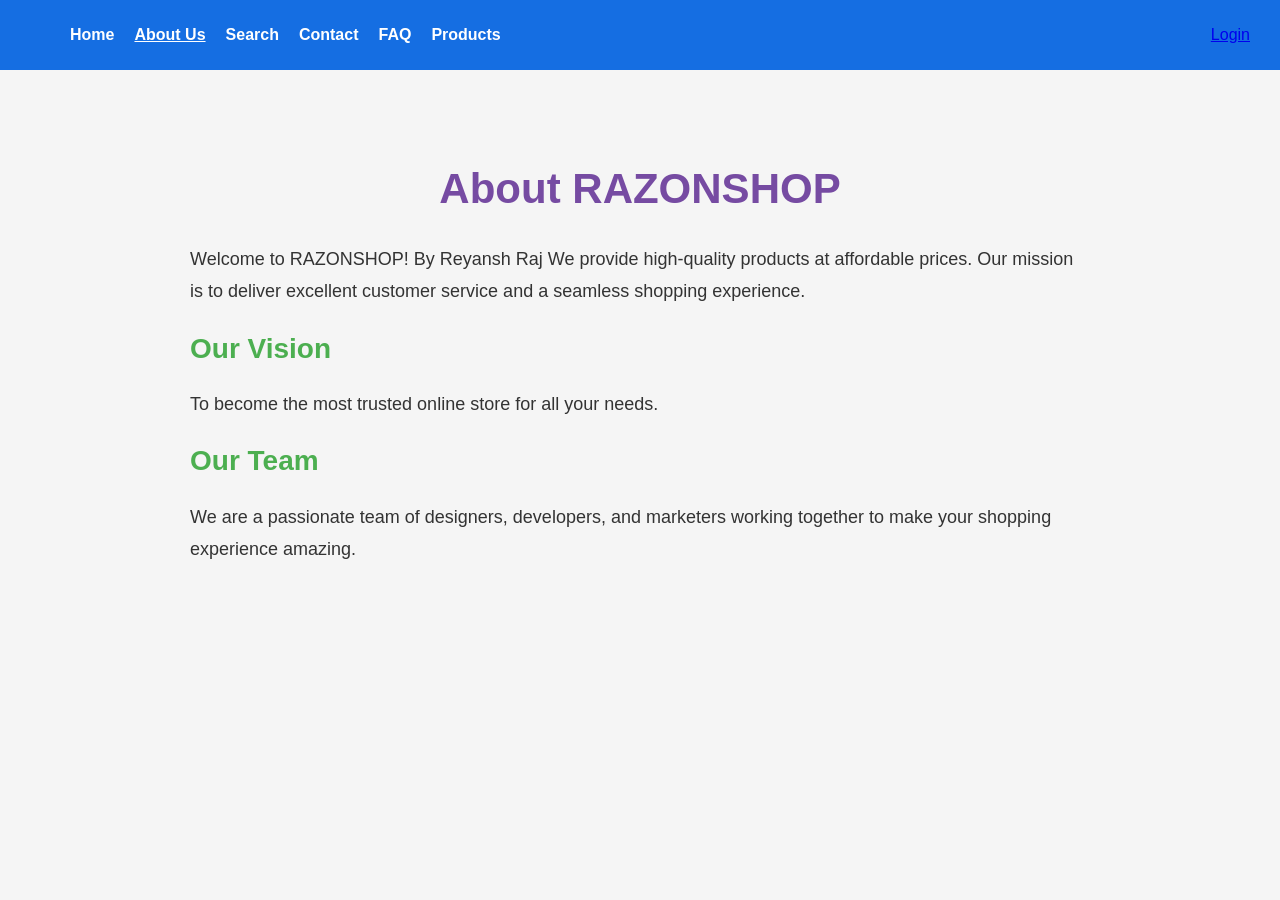
<file: about us.html>
<!DOCTYPE html>
<html>
<head>
    <title>RAZONSHOP - About Us</title>
    <link rel="stylesheet" href="styleaboutus.css"> <!-- new CSS file -->
</head>
<body>

<!-- Navbar -->
<nav class="navbar">
    <div class="nav-left">
        <ul>
            <li><a href="home.html">Home</a></li>
            <li class="active"><a href="about us.html">About Us</a></li>
            <li><a href="search.html">Search</a></li>
            <li><a href="contact.html">Contact</a></li>
            <li><a href="FAQ.html">FAQ</a></li>
            <li><a href="product.html">Products</a></li>
        </ul>
    </div>

    <div id="profileContainer"></div>
</nav>

<!-- Main content -->
<section class="about-section">
    <div class="container">
        <h1>About RAZONSHOP</h1>
        <p>Welcome to RAZONSHOP! By Reyansh Raj We provide high-quality products at affordable prices. Our mission is to deliver excellent customer service and a seamless shopping experience.</p>

        <h2>Our Vision</h2>
        <p>To become the most trusted online store for all your needs.</p>

        <h2>Our Team</h2>
        <p>We are a passionate team of designers, developers, and marketers working together to make your shopping experience amazing.</p>
    </div>
</section>

<!-- Profile JS -->
<script>
    let container = document.getElementById("profileContainer");
    
    if(localStorage.getItem("loggedIn") === "true"){
    
        let username = localStorage.getItem("currentUser");
    
        container.innerHTML = `
            <div class="profile-circle" id="avatar">
                ${username ? username.charAt(0).toUpperCase() : "U"}
            </div>
    
            <div class="profile-dropdown" id="dropdown">
                <p><strong>Name:</strong> ${username}</p>
                <button onclick="logout()">Logout</button>
            </div>
        `;
    
        document.getElementById("avatar").addEventListener("click", function(){
            let dropdown = document.getElementById("dropdown");
            dropdown.style.display = dropdown.style.display === "block" ? "none" : "block";
        });
    
    }else{
        container.innerHTML = `<a href="login.html">Login</a>`;
    }
    
    function logout(){
        localStorage.removeItem("loggedIn");
        localStorage.removeItem("currentUser");
        window.location.href = "login.html";
    }
    </script>

</body>
</html>
</file>
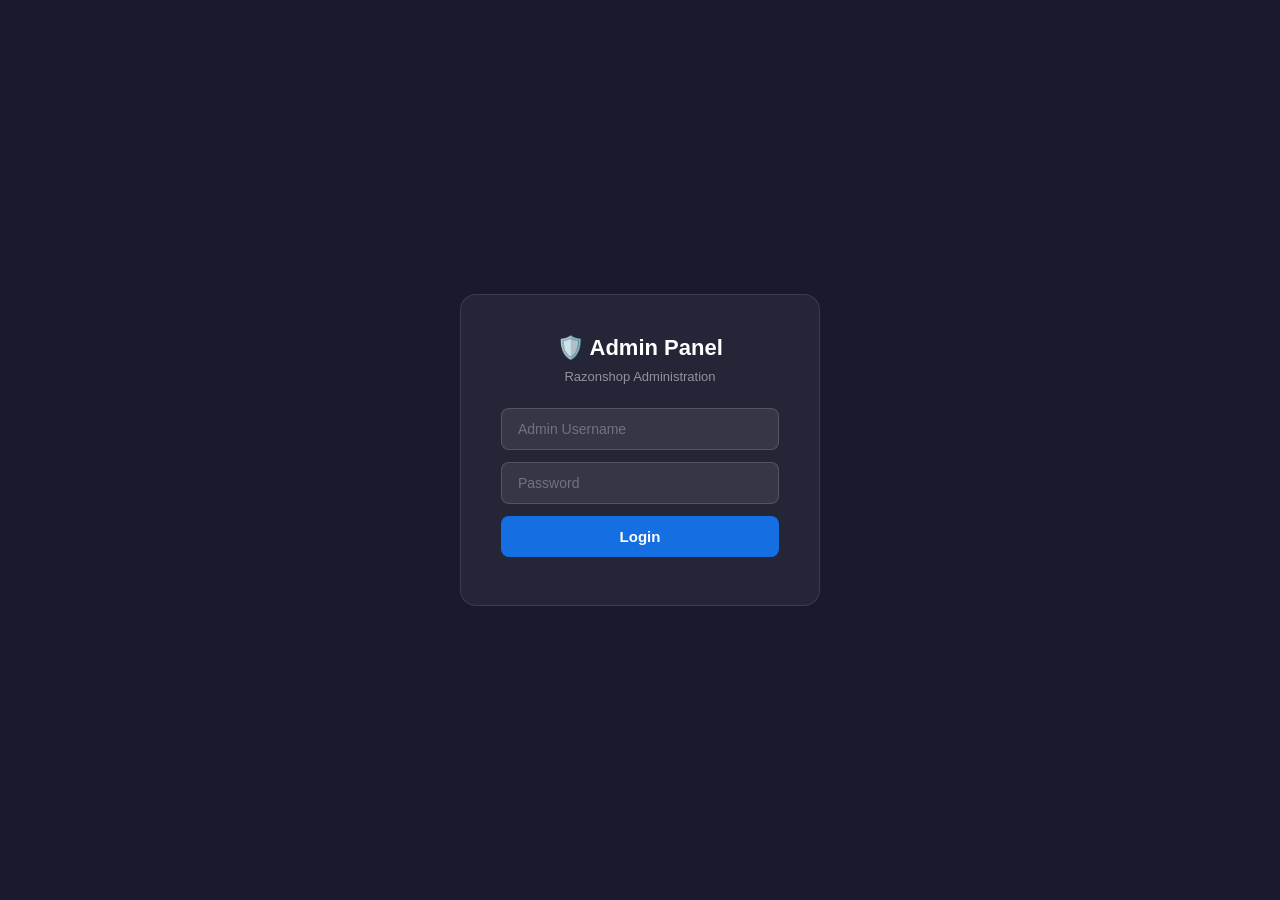
<file: admin panel.html>
<!DOCTYPE html>
<html>
<head>
<title>Razonshop Admin</title>
<style>
* { margin:0; padding:0; box-sizing:border-box; }
body { font-family: Arial, sans-serif; background:#f0f0f0; }

/* LOGIN SCREEN */
#loginScreen {
    position: fixed; inset:0;
    background: #1a1a2e;
    display: flex; align-items: center; justify-content: center;
    z-index: 9999;
}
#loginBox {
    background: rgba(255,255,255,0.05);
    border: 1px solid rgba(255,255,255,0.1);
    border-radius: 16px;
    padding: 40px;
    width: 360px;
    text-align: center;
}
#loginBox h2 { color: white; margin-bottom: 8px; font-size: 22px; }
#loginBox p { color: rgba(255,255,255,0.5); font-size: 13px; margin-bottom: 24px; }
#loginBox input {
    width: 100%; padding: 12px 16px;
    background: rgba(255,255,255,0.08);
    border: 1px solid rgba(255,255,255,0.15);
    border-radius: 8px; color: white;
    font-size: 14px; margin-bottom: 12px; outline: none;
}
#loginBox input::placeholder { color: rgba(255,255,255,0.3); }
#loginBox button {
    width: 100%; padding: 12px;
    background: #156ee2; color: white;
    border: none; border-radius: 8px;
    font-size: 15px; cursor: pointer; font-weight: bold;
}
#loginBox button:hover { background: #0f55b5; }
#loginErr { color: #ff6b6b; font-size: 13px; margin-top: 8px; }

/* SIDEBAR */
.admin-wrapper { display: flex; min-height: 100vh; }

.sidebar {
    width: 240px; background: #1a1a2e;
    min-height: 100vh; position: fixed;
    left: 0; top: 0; z-index: 100;
    display: flex; flex-direction: column;
}

.sidebar .brand {
    padding: 24px 20px;
    border-bottom: 1px solid rgba(255,255,255,0.08);
}
.sidebar .brand h2 {
    color: white; font-size: 18px; letter-spacing: 1px;
}
.sidebar .brand h2 span { color: #00ffcc; }
.sidebar .brand p {
    color: rgba(255,255,255,0.4); font-size: 11px; margin-top: 4px;
}

.sidebar nav { flex: 1; padding: 16px 0; }

.nav-item {
    display: flex; align-items: center; gap: 12px;
    padding: 12px 20px; color: rgba(255,255,255,0.6);
    cursor: pointer; font-size: 14px;
    transition: all 0.2s; border-left: 3px solid transparent;
}
.nav-item:hover {
    background: rgba(255,255,255,0.05);
    color: white;
}
.nav-item.active {
    background: rgba(21,110,226,0.2);
    color: #00ffcc; border-left-color: #00ffcc;
}
.nav-item .icon { font-size: 18px; width: 24px; text-align: center; }

.sidebar .logout-btn {
    padding: 16px 20px;
    border-top: 1px solid rgba(255,255,255,0.08);
}
.sidebar .logout-btn button {
    width: 100%; padding: 10px;
    background: rgba(255,0,0,0.2);
    color: #ff6b6b; border: 1px solid rgba(255,0,0,0.3);
    border-radius: 8px; cursor: pointer; font-size: 14px;
}
.sidebar .logout-btn button:hover { background: rgba(255,0,0,0.3); }

/* MAIN CONTENT */
.main {
    margin-left: 240px; flex: 1; padding: 0;
    min-height: 100vh;
}

/* TOPBAR */
.topbar {
    background: white; padding: 16px 30px;
    display: flex; justify-content: space-between; align-items: center;
    border-bottom: 1px solid #e0e0e0;
    box-shadow: 0 2px 8px rgba(0,0,0,0.06);
}
.topbar h1 { font-size: 20px; color: #333; }
.topbar .admin-info {
    display: flex; align-items: center; gap: 10px;
}
.topbar .admin-info .avatar {
    width: 36px; height: 36px; border-radius: 50%;
    background: #156ee2; color: white;
    display: flex; align-items: center; justify-content: center;
    font-weight: bold; font-size: 16px;
}
.topbar .admin-info span { font-size: 14px; color: #555; }

/* PAGES */
.page { display: none; padding: 30px; }
.page.active { display: block; }

/* STATS CARDS */
.stats-grid {
    display: grid;
    grid-template-columns: repeat(auto-fit, minmax(200px, 1fr));
    gap: 20px; margin-bottom: 30px;
}
.stat-card {
    background: white; border-radius: 12px;
    padding: 20px; display: flex;
    align-items: center; gap: 16px;
    box-shadow: 0 2px 10px rgba(0,0,0,0.06);
}
.stat-card .stat-icon {
    width: 52px; height: 52px; border-radius: 12px;
    display: flex; align-items: center; justify-content: center;
    font-size: 24px;
}
.stat-card h3 { font-size: 26px; color: #333; }
.stat-card p { font-size: 13px; color: #999; margin-top: 2px; }

/* TABLE */
.table-card {
    background: white; border-radius: 12px;
    box-shadow: 0 2px 10px rgba(0,0,0,0.06);
    overflow: hidden; margin-bottom: 24px;
}
.table-header {
    padding: 16px 20px;
    display: flex; justify-content: space-between; align-items: center;
    border-bottom: 1px solid #f0f0f0;
}
.table-header h3 { font-size: 16px; color: #333; }
.table-header input {
    padding: 8px 14px; border: 1px solid #ddd;
    border-radius: 8px; font-size: 14px; outline: none;
    width: 220px;
}
table { width: 100%; border-collapse: collapse; }
th {
    background: #f8f9fa; padding: 12px 16px;
    text-align: left; font-size: 13px;
    color: #666; font-weight: 600;
    border-bottom: 1px solid #eee;
}
td {
    padding: 12px 16px; font-size: 14px;
    color: #333; border-bottom: 1px solid #f5f5f5;
}
tr:hover td { background: #fafafa; }
tr:last-child td { border-bottom: none; }

.badge {
    padding: 4px 10px; border-radius: 20px;
    font-size: 12px; font-weight: bold;
}
.badge.active { background: #e8f5e9; color: #2e7d32; }
.badge.inactive { background: #fce4e4; color: #c62828; }

.action-btn {
    padding: 5px 12px; border: none;
    border-radius: 6px; cursor: pointer;
    font-size: 12px; margin-right: 4px;
}
.action-btn.delete { background: #fce4e4; color: #c62828; }
.action-btn.delete:hover { background: #c62828; color: white; }
.action-btn.view { background: #e8f0fe; color: #156ee2; }
.action-btn.view:hover { background: #156ee2; color: white; }

/* ADD PRODUCT FORM */
.form-card {
    background: white; border-radius: 12px;
    padding: 24px; box-shadow: 0 2px 10px rgba(0,0,0,0.06);
    margin-bottom: 24px;
}
.form-card h3 { font-size: 16px; color: #333; margin-bottom: 20px; }
.form-grid {
    display: grid;
    grid-template-columns: 1fr 1fr;
    gap: 16px;
}
.form-group { display: flex; flex-direction: column; gap: 6px; }
.form-group.full { grid-column: 1 / -1; }
.form-group label { font-size: 13px; color: #666; font-weight: 600; }
.form-group input,
.form-group select,
.form-group textarea {
    padding: 10px 14px; border: 1px solid #ddd;
    border-radius: 8px; font-size: 14px; outline: none;
    transition: border 0.2s;
}
.form-group input:focus,
.form-group select:focus,
.form-group textarea:focus { border-color: #156ee2; }
.form-group textarea { height: 80px; resize: vertical; }
.submit-btn {
    padding: 12px 28px; background: #156ee2;
    color: white; border: none; border-radius: 8px;
    font-size: 15px; cursor: pointer; margin-top: 8px;
    font-weight: bold;
}
.submit-btn:hover { background: #0f55b5; }
.success-toast {
    display: none; background: #e8f5e9; color: #2e7d32;
    padding: 12px 16px; border-radius: 8px;
    margin-top: 12px; font-size: 14px;
}
</style>
</head>
<body>

<!-- ADMIN LOGIN -->
<div id="loginScreen">
    <div id="loginBox">
        <h2>🛡️ Admin Panel</h2>
        <p>Razonshop Administration</p>
        <input type="text" id="adminUser" placeholder="Admin Username">
        <input type="password" id="adminPass" placeholder="Password"
            onkeypress="if(event.key==='Enter') adminLogin()">
        <button onclick="adminLogin()">Login</button>
        <div id="loginErr"></div>
    </div>
</div>

<!-- ADMIN DASHBOARD -->
<div class="admin-wrapper">
    <!-- SIDEBAR -->
    <div class="sidebar">
        <div class="brand">
            <h2>RAZON<span>SHOP</span></h2>
            <p>Admin Dashboard</p>
        </div>
        <nav>
            <div class="nav-item active" onclick="showPage('dashboard')">
                <span class="icon">📊</span> Dashboard
            </div>
            <div class="nav-item" onclick="showPage('users')">
                <span class="icon">👥</span> Users
            </div>
            <div class="nav-item" onclick="showPage('products')">
                <span class="icon">📦</span> Products
            </div>
            <div class="nav-item" onclick="showPage('orders')">
                <span class="icon">🛒</span> Orders
            </div>
            <div class="nav-item" onclick="showPage('reviews')">
                <span class="icon">⭐</span> Reviews
            </div>
        </nav>
        <div class="logout-btn">
            <button onclick="adminLogout()">🚪 Logout</button>
        </div>
    </div>

    <!-- MAIN -->
    <div class="main">
        <div class="topbar">
            <h1 id="pageTitle">Dashboard</h1>
            <div class="admin-info">
                <div class="avatar">A</div>
                <span>Admin</span>
            </div>
        </div>

        <!-- DASHBOARD PAGE -->
        <div class="page active" id="page-dashboard">
            <div class="stats-grid">
                <div class="stat-card">
                    <div class="stat-icon" style="background:#e8f0fe;">👥</div>
                    <div>
                        <h3 id="totalUsers">0</h3>
                        <p>Total Users</p>
                    </div>
                </div>
                <div class="stat-card">
                    <div class="stat-icon" style="background:#e8f5e9;">📦</div>
                    <div>
                        <h3 id="totalProducts">25</h3>
                        <p>Total Products</p>
                    </div>
                </div>
                <div class="stat-card">
                    <div class="stat-icon" style="background:#fff8e1;">🛒</div>
                    <div>
                        <h3 id="totalOrders">0</h3>
                        <p>Total Orders</p>
                    </div>
                </div>
                <div class="stat-card">
                    <div class="stat-icon" style="background:#fce4e4;">⭐</div>
                    <div>
                        <h3 id="totalReviews">0</h3>
                        <p>Total Reviews</p>
                    </div>
                </div>
            </div>

            <div class="table-card">
                <div class="table-header">
                    <h3>Recent Users</h3>
                </div>
                <table>
                    <thead>
                        <tr>
                            <th>#</th>
                            <th>Name</th>
                            <th>Email</th>
                            <th>Status</th>
                        </tr>
                    </thead>
                    <tbody id="recentUsersTable"></tbody>
                </table>
            </div>
        </div>

        <!-- USERS PAGE -->
        <div class="page" id="page-users">
            <div class="table-card">
                <div class="table-header">
                    <h3>All Users</h3>
                    <input type="text" placeholder="Search users..."
                        oninput="filterUsers(this.value)">
                </div>
                <table>
                    <thead>
                        <tr>
                            <th>#</th>
                            <th>Name</th>
                            <th>Email</th>
                            <th>Status</th>
                            <th>Action</th>
                        </tr>
                    </thead>
                    <tbody id="usersTable"></tbody>
                </table>
            </div>
        </div>

        <!-- PRODUCTS PAGE -->
        <div class="page" id="page-products">
            <div class="form-card">
                <h3>➕ Add New Product</h3>
                <div class="form-grid">
                    <div class="form-group">
                        <label>Product Name</label>
                        <input type="text" id="pName" placeholder="e.g. Nike Air Max">
                    </div>
                    <div class="form-group">
                        <label>Category</label>
                        <select id="pCategory">
                            <option>Shoes</option>
                            <option>T-Shirts</option>
                            <option>Watches</option>
                            <option>Bags</option>
                            <option>Headphones</option>
                        </select>
                    </div>
                    <div class="form-group">
                        <label>Price</label>
                        <input type="text" id="pPrice" placeholder="e.g. ₹1,999">
                    </div>
                    <div class="form-group">
                        <label>Rating</label>
                        <input type="text" id="pRating" placeholder="e.g. ★★★★☆ (4.2)">
                    </div>
                    <div class="form-group">
                        <label>Image URL</label>
                        <input type="text" id="pImg" placeholder="https://images.unsplash.com/...">
                    </div>
                    <div class="form-group">
                        <label>Tags (comma separated)</label>
                        <input type="text" id="pTags" placeholder="e.g. shoes, running, sport">
                    </div>
                    <div class="form-group full">
                        <label>Description</label>
                        <textarea id="pDesc" placeholder="Product description..."></textarea>
                    </div>
                    <div class="form-group full">
                        <label>Features (comma separated)</label>
                        <input type="text" id="pFeatures" placeholder="e.g. Lightweight, Waterproof, Durable">
                    </div>
                </div>
                <button class="submit-btn" onclick="addProduct()">Add Product</button>
                <div class="success-toast" id="productToast">✅ Product added successfully!</div>
            </div>

            <div class="table-card">
                <div class="table-header">
                    <h3>All Products</h3>
                    <input type="text" placeholder="Search products..."
                        oninput="filterProducts(this.value)">
                </div>
                <table>
                    <thead>
                        <tr>
                            <th>#</th>
                            <th>Name</th>
                            <th>Category</th>
                            <th>Price</th>
                            <th>Action</th>
                        </tr>
                    </thead>
                    <tbody id="productsTable"></tbody>
                </table>
            </div>
        </div>

        <!-- ORDERS PAGE -->
        <div class="page" id="page-orders">
            <div class="table-card">
                <div class="table-header">
                    <h3>All Orders (Cart Items)</h3>
                </div>
                <table>
                    <thead>
                        <tr>
                            <th>#</th>
                            <th>Item</th>
                        </tr>
                    </thead>
                    <tbody id="ordersTable"></tbody>
                </table>
            </div>
        </div>

        <!-- REVIEWS PAGE -->
        <div class="page" id="page-reviews">
            <div class="table-card">
                <div class="table-header">
                    <h3>All Reviews</h3>
                </div>
                <table>
                    <thead>
                        <tr>
                            <th>#</th>
                            <th>Review</th>
                            <th>Action</th>
                        </tr>
                    </thead>
                    <tbody id="reviewsTable"></tbody>
                </table>
            </div>
        </div>

    </div>
</div>

<script>
// ── ADMIN CREDENTIALS ──
const ADMIN_USERNAME = "admin";
const ADMIN_PASSWORD = "razon123";

// ── LOGIN ──
function adminLogin(){
    const u = document.getElementById("adminUser").value.trim();
    const p = document.getElementById("adminPass").value;
    if(u === ADMIN_USERNAME && p === ADMIN_PASSWORD){
        document.getElementById("loginScreen").style.display = "none";
        loadAll();
    } else {
        document.getElementById("loginErr").innerText = "Invalid username or password.";
    }
}

function adminLogout(){
    document.getElementById("loginScreen").style.display = "flex";
    document.getElementById("adminUser").value = "";
    document.getElementById("adminPass").value = "";
}

// ── NAVIGATION ──
function showPage(name){
    document.querySelectorAll(".page").forEach(p => p.classList.remove("active"));
    document.querySelectorAll(".nav-item").forEach(n => n.classList.remove("active"));
    document.getElementById("page-" + name).classList.add("active");
    event.currentTarget.classList.add("active");
    document.getElementById("pageTitle").innerText =
        name.charAt(0).toUpperCase() + name.slice(1);
    loadAll();
}

// ── LOAD ALL DATA ──
function loadAll(){
    loadUsers();
    loadProducts();
    loadOrders();
    loadReviews();
    updateStats();
}

// ── USERS ──
function loadUsers(){
    const users = JSON.parse(localStorage.getItem("users")) || [];
    const tbody = document.getElementById("usersTable");
    const recentTbody = document.getElementById("recentUsersTable");

    tbody.innerHTML = users.length === 0
        ? `<tr><td colspan="5" style="text-align:center;color:#999;padding:20px;">No users yet</td></tr>`
        : users.map((u, i) => `
            <tr>
                <td>${i+1}</td>
                <td><strong>${u.name}</strong></td>
                <td>${u.email}</td>
                <td><span class="badge active">Active</span></td>
                <td>
                    <button class="action-btn delete" onclick="deleteUser(${i})">Delete</button>
                </td>
            </tr>
        `).join("");

    recentTbody.innerHTML = users.slice(-5).reverse().map((u, i) => `
        <tr>
            <td>${i+1}</td>
            <td><strong>${u.name}</strong></td>
            <td>${u.email}</td>
            <td><span class="badge active">Active</span></td>
        </tr>
    `).join("") || `<tr><td colspan="4" style="text-align:center;color:#999;padding:20px;">No users yet</td></tr>`;
}

function deleteUser(i){
    if(!confirm("Delete this user?")) return;
    const users = JSON.parse(localStorage.getItem("users")) || [];
    users.splice(i, 1);
    localStorage.setItem("users", JSON.stringify(users));
    loadAll();
}

function filterUsers(q){
    const users = JSON.parse(localStorage.getItem("users")) || [];
    const filtered = users.filter(u =>
        u.name.toLowerCase().includes(q.toLowerCase()) ||
        u.email.toLowerCase().includes(q.toLowerCase())
    );
    const tbody = document.getElementById("usersTable");
    tbody.innerHTML = filtered.map((u, i) => `
        <tr>
            <td>${i+1}</td>
            <td><strong>${u.name}</strong></td>
            <td>${u.email}</td>
            <td><span class="badge active">Active</span></td>
            <td>
                <button class="action-btn delete" onclick="deleteUser(${i})">Delete</button>
            </td>
        </tr>
    `).join("") || `<tr><td colspan="5" style="text-align:center;color:#999;padding:20px;">No results</td></tr>`;
}

// ── PRODUCTS ──
const defaultProducts = [
    { name:"Running Shoes", category:"Shoes", price:"₹2,499", rating:"★★★★☆ (4.2)", img:"https://images.unsplash.com/photo-1542291026-7eec264c27ff?w=600&auto=format&fit=crop", desc:"High-performance running shoes.", features:["Lightweight","Breathable","Anti-slip"], tags:["shoes","running"] },
    { name:"Sports Shoes", category:"Shoes", price:"₹1,999", rating:"★★★★☆ (4.0)", img:"https://images.unsplash.com/photo-1600185365483-26d7a4cc7519?w=600&auto=format&fit=crop", desc:"Versatile sports shoes.", features:["Cushioning","Flexible","Durable"], tags:["shoes","sports"] },
    { name:"Black T-Shirt", category:"T-Shirts", price:"₹499", rating:"★★★★☆ (4.4)", img:"https://images.unsplash.com/photo-1521572163474-6864f9cf17ab?w=600&auto=format&fit=crop", desc:"Classic black t-shirt.", features:["100% cotton","Regular fit","Machine washable"], tags:["tshirt","black"] },
    { name:"Smart Watch", category:"Watches", price:"₹8,999", rating:"★★★★☆ (4.3)", img:"https://images.unsplash.com/photo-1523275335684-37898b6baf30?w=600&auto=format&fit=crop", desc:"Feature-packed smart watch.", features:["Heart rate","7-day battery","Waterproof"], tags:["watch","smart"] },
    { name:"Backpack", category:"Bags", price:"₹1,499", rating:"★★★★☆ (4.3)", img:"https://images.unsplash.com/photo-1553062407-98eeb64c6a62?w=600&auto=format&fit=crop", desc:"Spacious backpack.", features:["Large capacity","Padded straps","Laptop compartment"], tags:["bag","backpack"] },
];

function getProducts(){
    return JSON.parse(localStorage.getItem("adminProducts")) || defaultProducts;
}

function loadProducts(){
    const products = getProducts();
    const tbody = document.getElementById("productsTable");
    document.getElementById("totalProducts").innerText = products.length;

    tbody.innerHTML = products.map((p, i) => `
        <tr>
            <td>${i+1}</td>
            <td><strong>${p.name}</strong></td>
            <td>${p.category}</td>
            <td>${p.price}</td>
            <td>
                <button class="action-btn delete" onclick="deleteProduct(${i})">Delete</button>
            </td>
        </tr>
    `).join("");
}

function addProduct(){
    const name = document.getElementById("pName").value.trim();
    const category = document.getElementById("pCategory").value;
    const price = document.getElementById("pPrice").value.trim();
    const rating = document.getElementById("pRating").value.trim() || "★★★★☆ (4.0)";
    const img = document.getElementById("pImg").value.trim();
    const desc = document.getElementById("pDesc").value.trim();
    const features = document.getElementById("pFeatures").value.split(",").map(f => f.trim()).filter(f => f);
    const tags = document.getElementById("pTags").value.split(",").map(t => t.trim().toLowerCase()).filter(t => t);

    if(!name || !price || !img || !desc){
        alert("Please fill Name, Price, Image URL and Description!");
        return;
    }

    const products = getProducts();
    products.push({ name, category, price, rating, img, desc, features, tags });
    localStorage.setItem("adminProducts", JSON.stringify(products));

    // Clear form
    ["pName","pPrice","pRating","pImg","pDesc","pFeatures","pTags"].forEach(id => {
        document.getElementById(id).value = "";
    });

    const toast = document.getElementById("productToast");
    toast.style.display = "block";
    setTimeout(() => toast.style.display = "none", 3000);

    loadProducts();
}

function deleteProduct(i){
    if(!confirm("Delete this product?")) return;
    const products = getProducts();
    products.splice(i, 1);
    localStorage.setItem("adminProducts", JSON.stringify(products));
    loadAll();
}

function filterProducts(q){
    const products = getProducts();
    const filtered = products.filter(p =>
        p.name.toLowerCase().includes(q.toLowerCase()) ||
        p.category.toLowerCase().includes(q.toLowerCase())
    );
    const tbody = document.getElementById("productsTable");
    tbody.innerHTML = filtered.map((p, i) => `
        <tr>
            <td>${i+1}</td>
            <td><strong>${p.name}</strong></td>
            <td>${p.category}</td>
            <td>${p.price}</td>
            <td>
                <button class="action-btn delete" onclick="deleteProduct(${i})">Delete</button>
            </td>
        </tr>
    `).join("") || `<tr><td colspan="5" style="text-align:center;color:#999;padding:20px;">No results</td></tr>`;
}

// ── ORDERS ──
function loadOrders(){
    const cart = JSON.parse(localStorage.getItem("cart")) || [];
    const tbody = document.getElementById("ordersTable");
    document.getElementById("totalOrders").innerText = cart.length;
    tbody.innerHTML = cart.length === 0
        ? `<tr><td colspan="2" style="text-align:center;color:#999;padding:20px;">No orders yet</td></tr>`
        : cart.map((item, i) => `
            <tr>
                <td>${i+1}</td>
                <td>${item}</td>
            </tr>
        `).join("");
}

// ── REVIEWS ──
function loadReviews(){
    const reviews = JSON.parse(localStorage.getItem("reviews")) || [];
    const tbody = document.getElementById("reviewsTable");
    document.getElementById("totalReviews").innerText = reviews.length;
    tbody.innerHTML = reviews.length === 0
        ? `<tr><td colspan="3" style="text-align:center;color:#999;padding:20px;">No reviews yet</td></tr>`
        : reviews.map((r, i) => `
            <tr>
                <td>${i+1}</td>
                <td>${r}</td>
                <td>
                    <button class="action-btn delete" onclick="deleteReview(${i})">Delete</button>
                </td>
            </tr>
        `).join("");
}

function deleteReview(i){
    if(!confirm("Delete this review?")) return;
    const reviews = JSON.parse(localStorage.getItem("reviews")) || [];
    reviews.splice(i, 1);
    localStorage.setItem("reviews", JSON.stringify(reviews));
    loadReviews();
}

// ── STATS ──
function updateStats(){
    const users = JSON.parse(localStorage.getItem("users")) || [];
    document.getElementById("totalUsers").innerText = users.length;
}
</script>
</body>
</html>
</file>
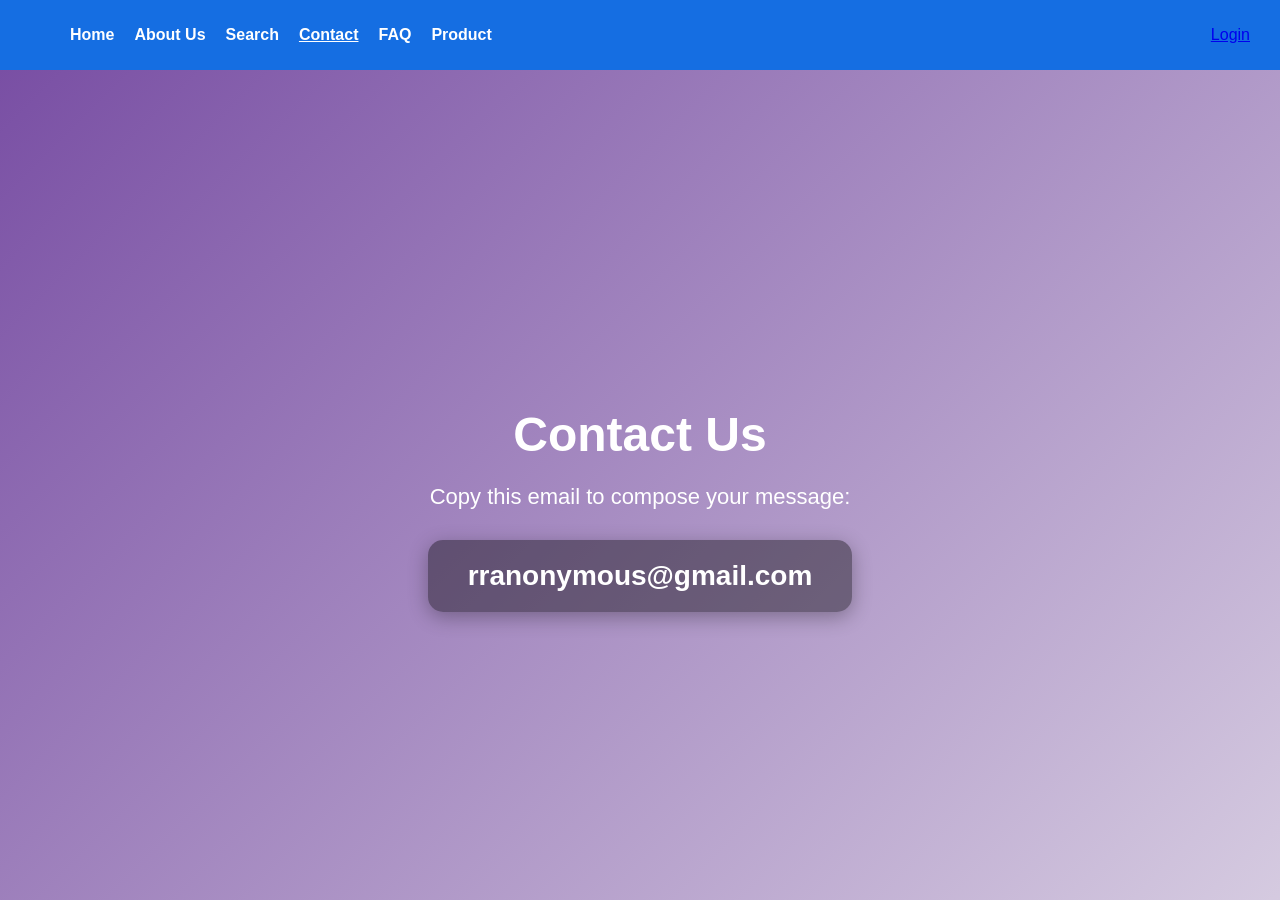
<file: contact.html>
<!DOCTYPE html>
<html>
<head>
    <title>RAZONSHOP - Contact</title>
    <link rel="stylesheet" href="stylecontact.css">
</head>
<body>

<!-- Animated background -->
<div class="animated-bg"></div>

<!-- Navbar -->
<nav class="navbar">
    <div class="nav-left">
        <ul>
            <li><a href="home.html">Home</a></li>
            <li><a href="about us.html">About Us</a></li>
            <li><a href="search.html">Search</a></li>
            <li class="active"><a href="contact.html">Contact</a></li>
            <li><a href="FAQ.html">FAQ</a></li>
            <li><a href="product.html">Product</a></li>
        </ul>
    </div>

    <div id="profileContainer"></div>
</nav>

<!-- Email display -->
<section class="contact-section">
    <div class="container">
        <h1>Contact Us</h1>
        <p>Copy this email to compose your message:</p>
        <div class="email-box">rranonymous@gmail.com</div>
    </div>
</section>

<!-- Profile JS -->
<script>
    let container = document.getElementById("profileContainer");
    
    if(localStorage.getItem("loggedIn") === "true"){
    
        let username = localStorage.getItem("currentUser");
    
        container.innerHTML = `
            <div class="profile-circle" id="avatar">
                ${username ? username.charAt(0).toUpperCase() : "U"}
            </div>
    
            <div class="profile-dropdown" id="dropdown">
                <p><strong>Name:</strong> ${username}</p>
                <button onclick="logout()">Logout</button>
            </div>
        `;
    
        document.getElementById("avatar").addEventListener("click", function(){
            let dropdown = document.getElementById("dropdown");
            dropdown.style.display = dropdown.style.display === "block" ? "none" : "block";
        });
    
    }else{
        container.innerHTML = `<a href="login.html">Login</a>`;
    }
    
    function logout(){
        localStorage.removeItem("loggedIn");
        localStorage.removeItem("currentUser");
        window.location.href = "login.html";
    }
    </script>

</body>
</html>
</file>
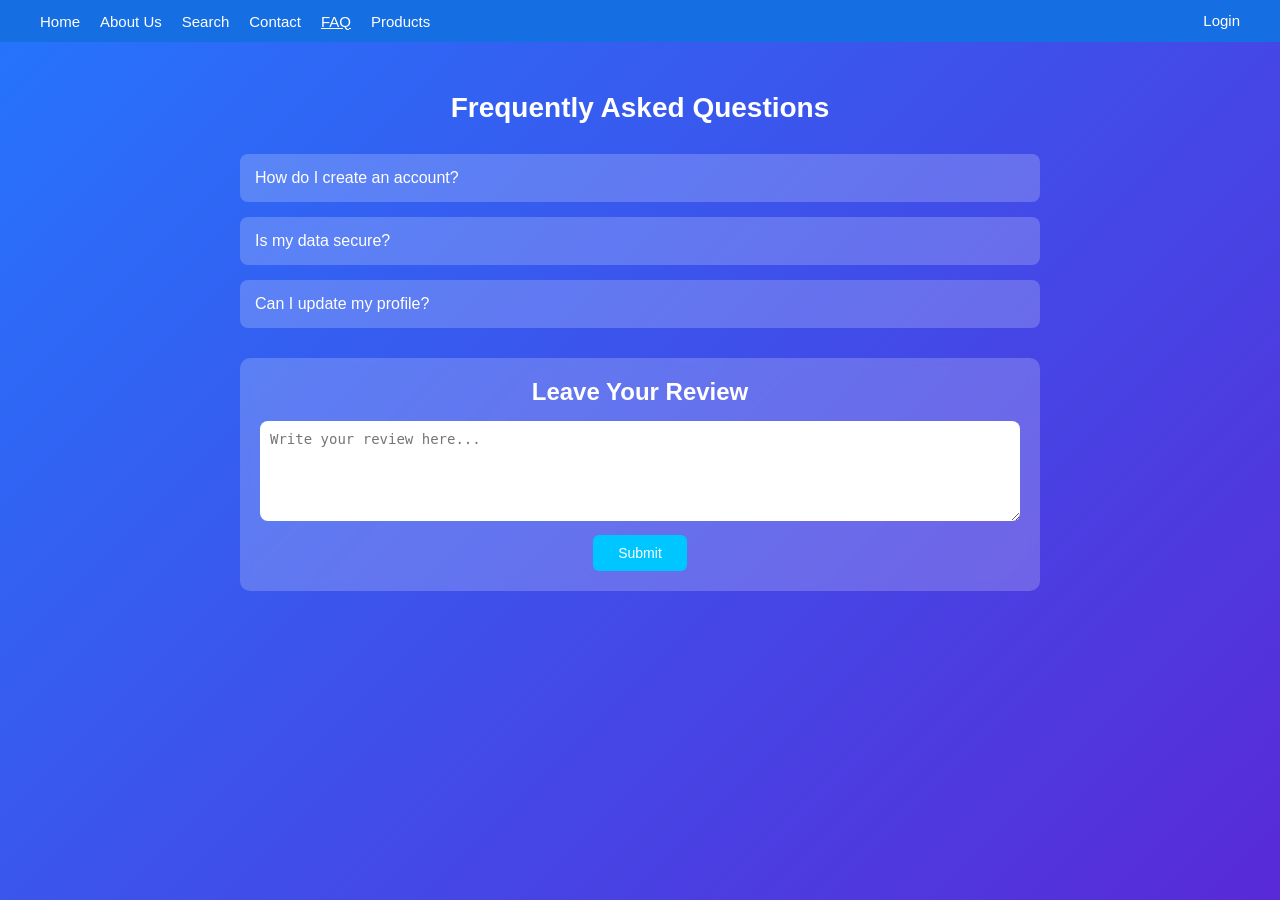
<file: FAQ.html>
<!DOCTYPE html>
<html lang="en">
<head>
    <meta charset="UTF-8">
    <title>FAQ</title>
    
    <style>
        
    /* Navbar */
    <style>
* { margin:0; padding:0; box-sizing:border-box; }
body{ font-family:Arial; background:#f5f5f5; }

.navbar{
    background:#156ee2;
    padding:12px 40px;
    display:flex;
    justify-content:space-between;
    align-items:center;
}
.nav-left ul{ list-style:none; display:flex; gap:20px; }
.nav-left ul li a{ color:white; text-decoration:none; font-size:15px; }
.nav-left ul li a:hover{ color:#00ffcc; }
.profile{
    width:40px; height:40px; border-radius:50%;
    background:#00cc66; color:white;
    display:flex; justify-content:center; align-items:center;
    font-weight:bold; font-size:18px; cursor:pointer;
}
    
    /* Profile circle */
    #profileContainer{
        position: relative;
    }
    
    .profile-circle{
        width: 40px;
        height: 40px;
        background: #4CAF50;
        color: white;
        border-radius: 50%;
        display: flex;
        align-items: center;
        justify-content: center;
        cursor: pointer;
        font-weight: bold;
        font-size: 18px;
    }
    
    .profile-dropdown{
        display: none;
        position: absolute;
        right: 0;
        top: 50px;
        background: white;
        color: #333;
        padding: 10px;
        border-radius: 10px;
        box-shadow: 0 5px 15px rgba(0,0,0,0.2);
    }
    
    .profile-dropdown p{
        margin: 5px 0;
    }
    
    .logout-btn{
        padding: 5px 10px;
        background: #764ba2;
        color: white;
        border: none;
        border-radius: 5px;
        cursor: pointer;
    }
    </style>
    <link rel="stylesheet" href="faq.css">
</head>
<body>

<nav class="navbar">
    <div class="nav-left">
        <ul>
            <li><a href="home.html">Home</a></li>
            <li><a href="about us.html">About Us</a></li>
            <li><a href="search.html">Search</a></li>
            <li><a href="contact.html">Contact</a></li>
            <li class="active"><a href="FAQ.html">FAQ</a></li>
            <li><a href="product.html">Products</a></li>
        </ul>
    </div>
    <div id="profileContainer" style="position:relative;">
        <div id="profileLetter" class="profile">U</div>
    </div>
</nav>

<div class="faq-container">
    <h1>Frequently Asked Questions</h1>

    <div class="faq-item">
        <button class="faq-question">How do I create an account?</button>
        <div class="faq-answer">
            <p>You can sign up using the Sign Up page and create your account easily.</p>
        </div>
    </div>

    <div class="faq-item">
        <button class="faq-question">Is my data secure?</button>
        <div class="faq-answer">
            <p>Yes, your data is stored securely in your browser.</p>
        </div>
    </div>

    <div class="faq-item">
        <button class="faq-question">Can I update my profile?</button>
        <div class="faq-answer">
            <p>Yes, you can update your profile anytime after logging in.</p>
        </div>
    </div>

    <div class="review-box">
        <h2>Leave Your Review</h2>
        <textarea id="reviewText" placeholder="Write your review here..."></textarea>
        <button onclick="submitReview()">Submit</button>
    </div>

    <div id="reviewsContainer"></div>
</div>

<script>
// Profile
const user = localStorage.getItem("currentUser");
const profileEl = document.getElementById("profileLetter");
const container = document.getElementById("profileContainer");

if(user){
    profileEl.innerText = user.charAt(0).toUpperCase();
    const dropdown = document.createElement("div");
    dropdown.style.cssText = `display:none;position:absolute;right:0;top:50px;background:white;padding:15px;width:180px;border-radius:10px;box-shadow:0 5px 15px rgba(0,0,0,0.2);z-index:999;`;
    dropdown.innerHTML = `
        <p style="margin:5px 0;font-size:14px;"><strong>Name:</strong> ${user}</p>
        <button onclick="logout()" style="margin-top:10px;padding:5px;width:100%;border:none;background:red;color:white;border-radius:5px;cursor:pointer;">Logout</button>
    `;
    container.appendChild(dropdown);
    profileEl.addEventListener("click", () => {
        dropdown.style.display = dropdown.style.display === "block" ? "none" : "block";
    });
} else {
    container.innerHTML = `<a href="login.html" style="color:white;text-decoration:none;font-size:15px;">Login</a>`;
}

function logout(){
    localStorage.removeItem("loggedIn");
    localStorage.removeItem("currentUser");
    window.location.href = "login.html";
}

// FAQ Toggle
document.querySelectorAll(".faq-question").forEach(button => {
    button.addEventListener("click", () => {
        const answer = button.nextElementSibling;
        answer.style.display = answer.style.display === "block" ? "none" : "block";
    });
});

// Reviews
function submitReview(){
    let review = document.getElementById("reviewText").value;
    if(review.trim() === ""){ alert("Please write something!"); return; }
    let reviews = JSON.parse(localStorage.getItem("reviews")) || [];
    reviews.push(review);
    localStorage.setItem("reviews", JSON.stringify(reviews));
    document.getElementById("reviewText").value = "";
    displayReviews();
}

function displayReviews(){
    let reviewsContainer = document.getElementById("reviewsContainer");
    let reviews = JSON.parse(localStorage.getItem("reviews")) || [];
    reviewsContainer.innerHTML = "";
    reviews.forEach(r => {
        reviewsContainer.innerHTML += `<div class="review">${r}</div>`;
    });
}
displayReviews();
</script>

</body>
</html>
</file>
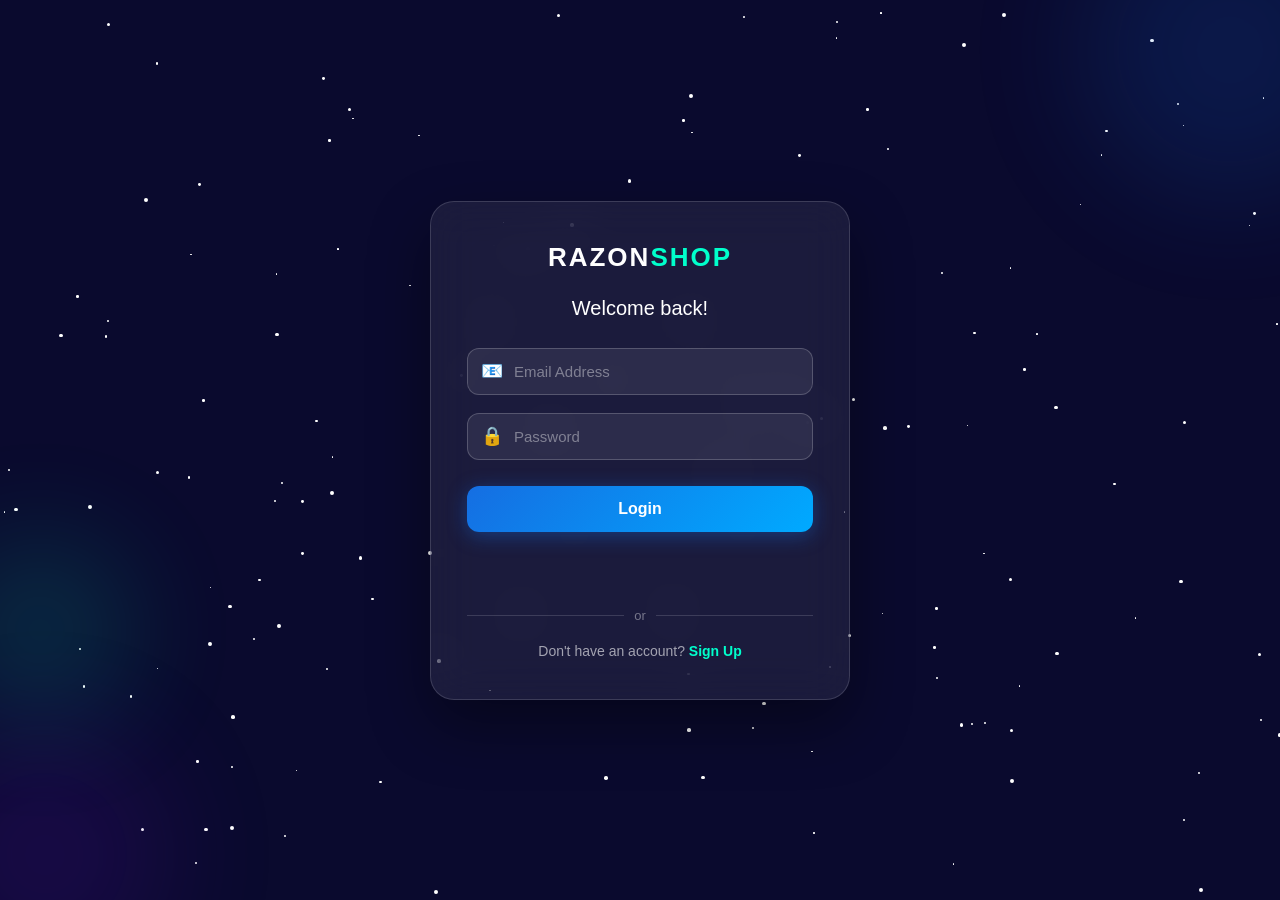
<file: login.html>
<!DOCTYPE html>
<html>
<head>
    <title>Login - Razonshop</title>
    <style>
        * { margin:0; padding:0; box-sizing:border-box; }

        body {
            font-family: Arial, sans-serif;
            min-height: 100vh;
            display: flex;
            align-items: center;
            justify-content: center;
            background: #0a0a2e;
            overflow: hidden;
        }

        .stars-container {
            position: fixed;
            inset: 0;
            z-index: 0;
            pointer-events: none;
        }
        .star {
            position: absolute;
            background: white;
            border-radius: 50%;
            animation: twinkle linear infinite;
        }
        @keyframes twinkle {
            0%, 100% { opacity: 0.2; transform: scale(1); }
            50% { opacity: 1; transform: scale(1.4); }
        }

        .shape {
            position: fixed;
            border-radius: 50%;
            filter: blur(60px);
            opacity: 0.15;
            animation: float linear infinite;
            z-index: 0;
        }
        @keyframes float {
            0% { transform: translateY(0) rotate(0deg); }
            50% { transform: translateY(-30px) rotate(180deg); }
            100% { transform: translateY(0) rotate(360deg); }
        }

        .card {
            background: rgba(255,255,255,0.07);
            backdrop-filter: blur(20px);
            border: 1px solid rgba(255,255,255,0.15);
            border-radius: 24px;
            padding: 40px 36px;
            width: 100%;
            max-width: 420px;
            position: relative;
            z-index: 5;
            animation: slideUp 0.6s ease;
            box-shadow: 0 25px 60px rgba(0,0,0,0.4);
        }

        @keyframes slideUp {
            from { opacity: 0; transform: translateY(40px); }
            to { opacity: 1; transform: translateY(0); }
        }

        .card .logo {
            text-align: center;
            margin-bottom: 24px;
        }
        .card .logo h1 {
            font-size: 26px;
            color: white;
            letter-spacing: 2px;
        }
        .card .logo span { color: #00ffcc; }

        .card h2 {
            font-size: 20px;
            color: white;
            text-align: center;
            margin-bottom: 28px;
            font-weight: 400;
        }

        .input-group {
            position: relative;
            margin-bottom: 18px;
        }

        .input-group input {
            width: 100%;
            padding: 14px 18px 14px 46px;
            background: rgba(255,255,255,0.08);
            border: 1px solid rgba(255,255,255,0.2);
            border-radius: 12px;
            color: white;
            font-size: 15px;
            outline: none;
            transition: border 0.3s, background 0.3s;
        }

        .input-group input::placeholder { color: rgba(255,255,255,0.4); }

        .input-group input:focus {
            border-color: #00ffcc;
            background: rgba(255,255,255,0.12);
        }

        .input-group .icon {
            position: absolute;
            left: 14px;
            top: 50%;
            transform: translateY(-50%);
            font-size: 18px;
        }

        .btn {
            width: 100%;
            padding: 14px;
            background: linear-gradient(135deg, #156ee2, #00aaff);
            color: white;
            border: none;
            border-radius: 12px;
            font-size: 16px;
            font-weight: bold;
            cursor: pointer;
            margin-top: 8px;
            transition: transform 0.2s, box-shadow 0.2s;
            box-shadow: 0 4px 20px rgba(21,110,226,0.4);
        }

        .btn:hover {
            transform: translateY(-2px);
            box-shadow: 0 8px 30px rgba(21,110,226,0.6);
        }

        .error-msg {
            color: #ff6b6b;
            font-size: 13px;
            text-align: center;
            margin-top: 10px;
            min-height: 18px;
        }

        .success-msg {
            color: #00ffcc;
            font-size: 13px;
            text-align: center;
            margin-top: 10px;
            min-height: 18px;
        }

        .forgot {
            text-align: right;
            margin-top: -10px;
            margin-bottom: 16px;
        }
        .forgot a {
            color: rgba(255,255,255,0.5);
            font-size: 13px;
            text-decoration: none;
        }
        .forgot a:hover { color: #00ffcc; }

        .divider {
            display: flex;
            align-items: center;
            gap: 10px;
            margin: 20px 0;
        }
        .divider hr {
            flex: 1;
            border: none;
            border-top: 1px solid rgba(255,255,255,0.15);
        }
        .divider span {
            color: rgba(255,255,255,0.4);
            font-size: 13px;
        }

        .bottom-link {
            text-align: center;
            color: rgba(255,255,255,0.6);
            font-size: 14px;
        }
        .bottom-link a {
            color: #00ffcc;
            text-decoration: none;
            font-weight: bold;
        }
        .bottom-link a:hover { text-decoration: underline; }

        /* Shake animation for wrong password */
        @keyframes shake {
            0%, 100% { transform: translateX(0); }
            20% { transform: translateX(-10px); }
            40% { transform: translateX(10px); }
            60% { transform: translateX(-10px); }
            80% { transform: translateX(10px); }
        }
        .shake { animation: shake 0.4s ease; }
    </style>
</head>
<body>

<div class="stars-container" id="stars"></div>

<div class="shape" style="width:300px;height:300px;background:#156ee2;top:-100px;right:-100px;animation-duration:9s;"></div>
<div class="shape" style="width:250px;height:250px;background:#6a11cb;bottom:-80px;left:-80px;animation-duration:11s;"></div>
<div class="shape" style="width:180px;height:180px;background:#00ffcc;top:60%;left:-50px;animation-duration:7s;"></div>

<div class="card" id="card">
    <div class="logo">
        <h1>RAZON<span>SHOP</span></h1>
    </div>
    <h2>Welcome back!</h2>

    <div class="input-group">
        <span class="icon">📧</span>
        <input type="email" id="loginEmail" placeholder="Email Address">
    </div>

    <div class="input-group">
        <span class="icon">🔒</span>
        <input type="password" id="loginPassword" placeholder="Password"
            onkeypress="if(event.key==='Enter') login()">
    </div>

    <button class="btn" onclick="login()">Login</button>

    <div class="error-msg" id="errorMsg"></div>
    <div class="success-msg" id="successMsg"></div>

    <div class="divider"><hr><span>or</span><hr></div>

    <div class="bottom-link">
        Don't have an account? <a href="signup.html">Sign Up</a>
    </div>
</div>

<script>
// Stars
const starsEl = document.getElementById("stars");
for(let i = 0; i < 150; i++){
    const s = document.createElement("div");
    s.classList.add("star");
    const size = Math.random() * 3 + 1;
    s.style.cssText = `
        width:${size}px; height:${size}px;
        top:${Math.random()*100}%;
        left:${Math.random()*100}%;
        animation-duration:${Math.random()*3+2}s;
        animation-delay:${Math.random()*3}s;
    `;
    starsEl.appendChild(s);
}

// Login
function login(){
    const email = document.getElementById("loginEmail").value.trim();
    const pass = document.getElementById("loginPassword").value;
    const errorMsg = document.getElementById("errorMsg");
    const successMsg = document.getElementById("successMsg");
    const card = document.getElementById("card");

    errorMsg.innerText = "";
    successMsg.innerText = "";

    if(!email){ errorMsg.innerText = "Please enter your email."; return; }
    if(!pass){ errorMsg.innerText = "Please enter your password."; return; }

    const users = JSON.parse(localStorage.getItem("users")) || [];
    const user = users.find(u => u.email === email && u.password === pass);

    if(!user){
        errorMsg.innerText = "Invalid email or password.";
        card.classList.add("shake");
        setTimeout(() => card.classList.remove("shake"), 400);
        return;
    }

    // Save login state
    localStorage.setItem("loggedIn", "true");
    localStorage.setItem("currentUser", user.name);

    successMsg.innerText = "Login successful! Redirecting...";

    setTimeout(() => {
        window.location.href = "home.html";
    }, 1200);
}
</script>

</body>
</html>
</file>
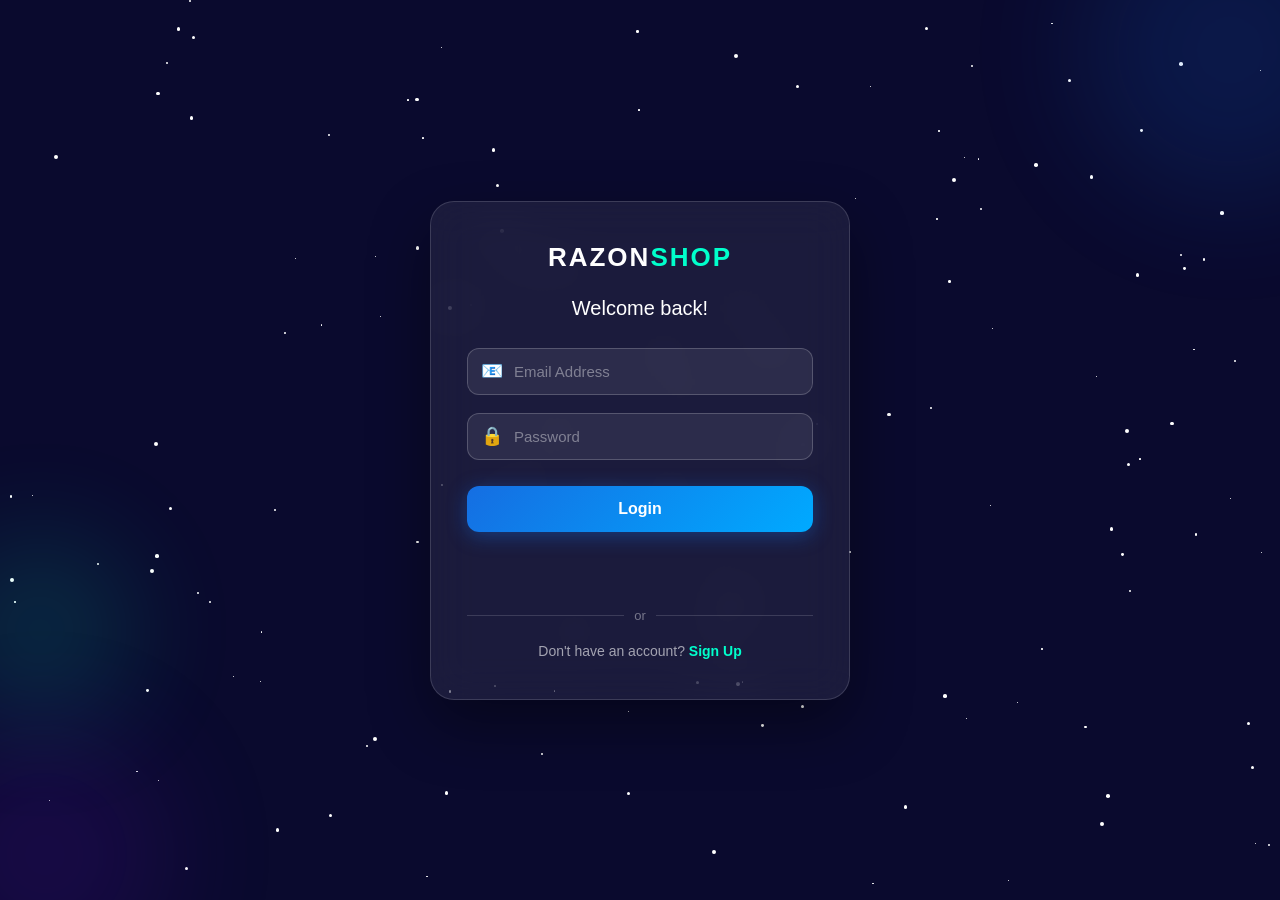
<file: product.html>
<!DOCTYPE html>
<html>
<head>
<title>Products</title>
<style>
* { margin:0; padding:0; box-sizing:border-box; }
body{ font-family:Arial; background:#f5f5f5; }

.navbar{
    background:#156ee2;
    padding:12px 40px;
    display:flex;
    justify-content:space-between;
    align-items:center;
}
.nav-left ul{ list-style:none; display:flex; gap:20px; }
.nav-left ul li a{ color:white; text-decoration:none; font-size:15px; }
.nav-left ul li a:hover{ color:#00ffcc; }
.profile{
    width:40px; height:40px; border-radius:50%;
    background:#00cc66; color:white;
    display:flex; justify-content:center; align-items:center;
    font-weight:bold; font-size:18px; cursor:pointer;
}

#cartBtn{
    position:fixed; bottom:30px; right:30px;
    background:#156ee2; color:white; border:none;
    border-radius:50px; padding:14px 22px;
    font-size:16px; cursor:pointer; z-index:1000;
    box-shadow:0 4px 15px rgba(0,0,0,0.3);
    display:flex; align-items:center; gap:8px;
}
#cartBtn:hover{ background:#0f55b5; }
#cartCount{
    background:#ff3b3b; color:white; border-radius:50%;
    width:22px; height:22px; display:flex;
    align-items:center; justify-content:center;
    font-size:12px; font-weight:bold;
}

#toast{
    position:fixed; bottom:100px; right:30px;
    background:#222; color:white; padding:14px 20px;
    border-radius:10px; z-index:2000; display:none;
    flex-direction:column; gap:10px;
    box-shadow:0 4px 15px rgba(0,0,0,0.3); min-width:220px;
}
#toast p{ font-size:14px; margin:0; }
#toast .toast-btns{ display:flex; gap:8px; }
#toast .toast-btns button{
    flex:1; padding:6px; border:none;
    border-radius:5px; cursor:pointer; font-size:13px; margin:0; width:auto;
}
#toast .goto{ background:#00cc66; color:white; }
#toast .close-t{ background:#555; color:white; }

#detailModal{
    display:none; position:fixed; inset:0;
    background:rgba(0,0,0,0.6); z-index:4000;
    justify-content:center; align-items:center; padding:20px;
}
#detailModal.show{ display:flex; }
#detailBox{
    background:white; border-radius:16px;
    width:100%; max-width:680px;
    max-height:90vh; overflow-y:auto;
}
#detailBox .detail-img{
    width:100%; height:320px;
    object-fit:cover; border-radius:16px 16px 0 0;
}
#detailBody{ padding:24px; }
#detailBody .detail-badge{
    display:inline-block;
    background:#e8f4ff; color:#156ee2;
    font-size:12px; padding:3px 10px;
    border-radius:20px; margin-bottom:12px;
}
#detailBody h2{ font-size:22px; margin-bottom:8px; }
#detailBody .detail-rating{ color:#f5a623; font-size:16px; margin-bottom:8px; }
#detailBody .detail-price{
    font-size:24px; font-weight:bold;
    color:#156ee2; margin-bottom:12px;
}
#detailBody .detail-desc{
    font-size:14px; color:#555;
    line-height:1.7; margin-bottom:16px;
}
#detailBody .detail-features{
    background:#f9f9f9; border-radius:8px;
    padding:12px 16px; margin-bottom:20px;
}
#detailBody .detail-features h4{ font-size:13px; color:#333; margin-bottom:8px; }
#detailBody .detail-features ul{ list-style:none; padding:0; }
#detailBody .detail-features ul li{ font-size:13px; color:#555; padding:3px 0; }
#detailBody .detail-features ul li::before{ content:"✓ "; color:#00cc66; }
.detail-btns{ display:flex; gap:12px; }
.detail-btns button{
    flex:1; padding:12px; border:none;
    border-radius:8px; font-size:15px;
    cursor:pointer; font-weight:bold; margin:0; width:auto;
}
.btn-add{ background:#156ee2; color:white; }
.btn-add:hover{ background:#0f55b5; }
.btn-close{ background:#f0f0f0; color:#333; }
.btn-close:hover{ background:#ddd; }

#cartModal{
    display:none; position:fixed; inset:0;
    background:rgba(0,0,0,0.5); z-index:3000;
    justify-content:center; align-items:center;
}
#cartModal.show{ display:flex; }
#cartBox{
    background:white; width:90%; max-width:500px;
    border-radius:12px; padding:24px; max-height:80vh; overflow-y:auto;
}
#cartBox h2{
    margin-bottom:16px; font-size:20px;
    border-bottom:1px solid #eee; padding-bottom:10px;
}
.cart-item{
    display:flex; justify-content:space-between;
    align-items:center; padding:10px 0;
    border-bottom:1px solid #f0f0f0; font-size:14px;
}
.cart-item button{
    background:red; color:white; border:none;
    padding:4px 10px; border-radius:4px;
    cursor:pointer; width:auto; margin:0; font-size:12px;
}
#closeCart{
    margin-top:16px; width:100%; padding:10px;
    background:#156ee2; color:white; border:none;
    border-radius:6px; cursor:pointer; font-size:15px;
}

#searchHeader{
    padding:20px 40px 0;
    font-size:16px;
    color:#333;
    display:none;
    align-items:center;
    gap:12px;
}
#searchHeader a{
    font-size:13px;
    color:#156ee2;
    text-decoration:none;
}

.products{
    padding:40px;
    display:grid;
    grid-template-columns:repeat(auto-fit,minmax(200px,1fr));
    gap:20px;
}
.card{
    background:white; padding:15px;
    box-shadow:0 0 10px rgba(0,0,0,0.1);
    text-align:center; border-radius:8px;
    transition:transform 0.2s, box-shadow 0.2s;
}
.card:hover{
    transform:translateY(-4px);
    box-shadow:0 8px 20px rgba(0,0,0,0.15);
}
.card img{
    width:100%; height:200px; object-fit:cover;
    border-radius:5px; cursor:pointer;
}
.card h3{ margin-top:10px; font-size:15px; cursor:pointer; }
.card h3:hover{ color:#156ee2; }
.card .price{ color:#156ee2; font-weight:bold; margin:6px 0; font-size:14px; }
.card button{
    margin-top:10px; padding:8px; width:100%;
    background:#222; color:white; border:none;
    cursor:pointer; border-radius:4px;
}
.card button:hover{ background:#00cc66; }

#noResult{
    text-align:center;
    padding:60px 20px;
    color:#999;
    font-size:18px;
    display:none;
    grid-column: 1/-1;
}
</style>
</head>
<body>

<nav class="navbar">
    <div class="nav-left">
        <ul>
            <li><a href="home.html">Home</a></li>
            <li><a href="about us.html">About Us</a></li>
            <li><a href="search.html">Search</a></li>
            <li><a href="contact.html">Contact</a></li>
            <li><a href="FAQ.html">FAQ</a></li>
            <li><a href="product.html">Products</a></li>
        </ul>
    </div>
    <div id="profileContainer" style="position:relative;">
        <div id="profileLetter" class="profile">U</div>
    </div>
</nav>

<button id="cartBtn" onclick="openCart()">
    🛒 Cart <span id="cartCount">0</span>
</button>

<div id="toast">
    <p>✅ Item added to cart!</p>
    <div class="toast-btns">
        <button class="goto" onclick="openCart()">Go to Cart</button>
        <button class="close-t" onclick="closeToast()">✕ Close</button>
    </div>
</div>

<div id="detailModal">
    <div id="detailBox">
        <img id="detailImg" class="detail-img" src="" alt="">
        <div id="detailBody">
            <span class="detail-badge" id="detailBadge"></span>
            <h2 id="detailName"></h2>
            <div class="detail-rating" id="detailRating"></div>
            <div class="detail-price" id="detailPrice"></div>
            <p class="detail-desc" id="detailDesc"></p>
            <div class="detail-features">
                <h4>Key Features</h4>
                <ul id="detailFeatures"></ul>
            </div>
            <div class="detail-btns">
                <button class="btn-add" id="detailCartBtn">🛒 Add to Cart</button>
                <button class="btn-close" onclick="closeDetail()">✕ Close</button>
            </div>
        </div>
    </div>
</div>

<div id="cartModal">
    <div id="cartBox">
        <h2>🛒 Your Cart</h2>
        <div id="cartItems"></div>
        <button id="closeCart" onclick="closeCart()">Close</button>
    </div>
</div>

<div id="searchHeader">
    <span id="searchHeaderText"></span>
    <a href="product.html">✕ Clear filter</a>
</div>

<div class="products" id="productsGrid">
    <div id="noResult">
        No results found for your search.<br>
        <a href="product.html" style="color:#156ee2;font-size:15px;">View all products</a>
    </div>
</div>

<script>
    // Login check
if(localStorage.getItem("loggedIn") !== "true"){
    window.location.href = "login.html";
}
const products = [
    { id:1, name:"Running Shoes", category:"Shoes", price:"$2,499", rating:"★★★★☆ (4.2)", img:"https://images.unsplash.com/photo-1542291026-7eec264c27ff?w=600&auto=format&fit=crop", desc:"High-performance running shoes designed for speed and comfort. Lightweight sole with superior grip for all terrains.", features:["Lightweight foam sole","Breathable mesh upper","Anti-slip grip","Available in 5 colors"], tags:["shoe","shoes","running","sport","footwear"] },
    { id:2, name:"Sports Shoes", category:"Shoes", price:"$1,999", rating:"★★★★☆ (4.0)", img:"https://images.unsplash.com/photo-1600185365483-26d7a4cc7519?w=600&auto=format&fit=crop", desc:"Versatile sports shoes perfect for gym, jogging, and casual wear.", features:["Extra cushioning","Flexible sole","Sweat-resistant lining","Durable build"], tags:["shoe","shoes","sports","gym","footwear"] },
    { id:3, name:"Leather Shoes", category:"Shoes", price:"$3,299", rating:"★★★★★ (4.7)", img:"https://images.unsplash.com/photo-1614252235316-8c857d38b5f4?w=600&auto=format&fit=crop", desc:"Premium genuine leather shoes for formal occasions. Handcrafted with attention to detail.", features:["Genuine leather","Handcrafted","Comfortable insole","Formal & semi-formal"], tags:["shoe","shoes","leather","formal","footwear"] },
    { id:4, name:"Formal Shoes", category:"Shoes", price:"$2,799", rating:"★★★★☆ (4.1)", img:"https://images.unsplash.com/photo-1549298916-b41d501d3772?w=600&auto=format&fit=crop", desc:"Classic formal shoes for office and events. Polished look with durable construction.", features:["Classic design","Durable sole","Easy to polish","Office & events"], tags:["shoe","shoes","formal","office","footwear"] },
    { id:5, name:"White Sneakers", category:"Shoes", price:"$1,799", rating:"★★★★☆ (4.3)", img:"https://images.unsplash.com/photo-1595950653106-6c9ebd614d3a?w=600&auto=format&fit=crop", desc:"Trendy white sneakers that go with everything. Clean minimal design for everyday style.", features:["Minimal design","Easy to clean","Casual everyday wear","Unisex style"], tags:["shoe","shoes","sneakers","white","casual","footwear"] },
    { id:6, name:"White T-Shirt", category:"T-Shirts", price:"$499", rating:"★★★★☆ (4.4)", img:"https://images.unsplash.com/photo-1521572163474-6864f9cf17ab?w=600&auto=format&fit=crop", desc:"Classic White t-shirt made from 100% pure cotton. Comfortable fit for everyday wear.", features:["100% pure cotton","Regular fit","Machine washable","S to XXL sizes"], tags:["tshirt","t-shirt","t shirt","shirt","black","clothing","top"] },
    { id:7, name:"Black T-Shirt", category:"T-Shirts", price:"$449", rating:"★★★★☆ (4.2)", img:"https://images.unsplash.com/photo-1503342217505-b0a15ec3261c?w=600&auto=format&fit=crop", desc:"Essential Black t-shirt, soft and breathable. A wardrobe staple for everyone.", features:["Soft fabric","Breathable material","Crew neck","Everyday essential"], tags:["tshirt","t-shirt","t shirt","shirt","white","clothing","top"] },
    { id:8, name:"Graphic T-Shirt", category:"T-Shirts", price:"$599", rating:"★★★★☆ (4.0)", img:"https://images.unsplash.com/photo-1576566588028-4147f3842f27?w=600&auto=format&fit=crop", desc:"Trendy graphic t-shirt with unique artistic prints. Stand out from the crowd.", features:["Unique print","Soft cotton blend","Regular fit","Casual style"], tags:["tshirt","t-shirt","t shirt","shirt","graphic","print","clothing"] },
    { id:9, name:"Cotton T-Shirt", category:"T-Shirts", price:"$399", rating:"★★★★☆ (4.1)", img:"https://images.unsplash.com/photo-1583743814966-8936f5b7be1a?w=600&auto=format&fit=crop", desc:"Super soft cotton t-shirt perfect for summer. Lightweight and breathable fabric.", features:["Super soft","Lightweight","Summer wear","Multiple colors"], tags:["tshirt","t-shirt","t shirt","shirt","cotton","clothing","top"] },
    { id:10, name:"Oversized T-Shirt", category:"T-Shirts", price:"$649", rating:"★★★★★ (4.5)", img:"https://images.unsplash.com/photo-1618354691373-d851c5c3a990?w=600&auto=format&fit=crop", desc:"Trendy oversized t-shirt for a relaxed streetwear look.", features:["Oversized fit","Streetwear style","Premium fabric","Unisex design"], tags:["tshirt","t-shirt","t shirt","shirt","oversized","streetwear","clothing"] },
    { id:11, name:"Laptop", category:"Laptop", price:"$40,999", rating:"★★★★★ (4.8)", img:"https://images.unsplash.com/photo-1511385348-a52b4a160dc2?w=600&auto=format&fit=crop", desc:"Timeless Laptop with elegant design. Perfect for office use.configration:- intel i5 12th gen 6gb Ram 128 gb NVME ssd.", features:["Stainless steel body","Scratch-resistant glass","Water resistant","1 year warranty"], tags:["","laptop","classic","heavy work","grey laptop"] },
    { id:12, name:"Smart Watch", category:"Watches", price:"$8,999", rating:"★★★★☆ (4.3)", img:"https://images.unsplash.com/photo-1523275335684-37898b6baf30?w=600&auto=format&fit=crop", desc:"Feature-packed smart watch with health tracking, notifications, and 7-day battery life.", features:["Heart rate monitor","7-day battery","Notification alerts","IP67 waterproof"], tags:["watch","watches","smart","smartwatch","fitness","wristwatch"] },
    { id:13, name:"Luxury Watch", category:"Watches", price:"$15,999", rating:"★★★★★ (4.9)", img:"https://images.unsplash.com/photo-1547996160-81dfa63595aa?w=600&auto=format&fit=crop", desc:"Premium luxury watch crafted with finest materials. A statement of elegance and class.", features:["Premium materials","Swiss movement","Sapphire glass","Gift box included"], tags:["watch","watches","luxury","premium","wristwatch"] },
    { id:14, name:"Digital Watch", category:"Watches", price:"$1,299", rating:"★★★★☆ (4.0)", img:"https://images.unsplash.com/photo-1508057198894-247b23fe5ade?w=600&auto=format&fit=crop", desc:"Reliable digital watch with multiple functions. Great for sports and outdoor activities.", features:["Digital display","Stopwatch","Alarm","Water resistant"], tags:["watch","watches","digital","sport","wristwatch"] },
    { id:15, name:"Sports Watch", category:"Watches", price:"$3,499", rating:"★★★★☆ (4.2)", img:"https://images.unsplash.com/photo-1495857000853-fe46c8aefc30?w=600&auto=format&fit=crop", desc:"Rugged sports watch built for athletes and adventure lovers.", features:["Shock resistant","GPS tracking","Long battery","Rugged design"], tags:["watch","watches","sports","athletic","wristwatch"] },
    { id:16, name:"Backpack", category:"Bags", price:"$1,499", rating:"★★★★☆ (4.3)", img:"https://images.unsplash.com/photo-1553062407-98eeb64c6a62?w=600&auto=format&fit=crop", desc:"Spacious backpack perfect for college, travel, and daily use. Multiple compartments.", features:["Large capacity","Multiple pockets","Padded straps","Laptop compartment"], tags:["bag","bags","backpack","travel","college","rucksack"] },
    { id:17, name:"Leather Bag", category:"Bags", price:"$2,999", rating:"★★★★★ (4.6)", img:"https://images.unsplash.com/photo-1548036328-c9fa89d128fa?w=600&auto=format&fit=crop", desc:"Premium leather bag for professionals. Stylish and durable for everyday use.", features:["Genuine leather","Professional look","Multiple sections","Durable stitching"], tags:["bag","bags","leather","professional","office"] },
    { id:18, name:"Travel Bag", category:"Bags", price:"$2,199", rating:"★★★★☆ (4.1)", img:"https://images.unsplash.com/photo-1581605405669-fcdf81165afa?w=600&auto=format&fit=crop", desc:"Large travel bag designed for long trips. Water-resistant with easy-roll wheels.", features:["Large capacity","Water resistant","Smooth wheels","TSA lock compatible"], tags:["bag","bags","travel","luggage","trip","suitcase"] },
    { id:19, name:"School Bag", category:"Bags", price:"$899", rating:"★★★★☆ (4.0)", img:"https://images.unsplash.com/photo-1491637639811-60e2756cc1c7?w=600&auto=format&fit=crop", desc:"Comfortable school bag with ergonomic design. Perfect for students.", features:["Ergonomic design","Padded back","Multiple pockets","Lightweight"], tags:["bag","bags","school","student","kids"] },
    { id:20, name:"Hand Bag", category:"Bags", price:"$1,799", rating:"★★★★☆ (4.4)", img:"https://images.unsplash.com/photo-1584917865442-de89df76afd3?w=600&auto=format&fit=crop", desc:"Elegant handbag for women. Stylish design with ample space for daily essentials.", features:["Stylish design","Spacious interior","Magnetic closure","Multiple colors"], tags:["bag","bags","handbag","hand bag","women","purse"] },
    { id:21, name:"Headphones", category:"Headphones", price:"$2,499", rating:"★★★★☆ (4.3)", img:"https://images.unsplash.com/photo-1505740420928-5e560c06d30e?w=600&auto=format&fit=crop", desc:"Premium wired headphones with crystal-clear sound and deep bass.", features:["Crystal clear sound","Deep bass","Foldable design","3.5mm jack"], tags:["headphone","headphones","audio","music","wired","earphone"] },
    { id:22, name:"Wireless Headphones", category:"Headphones", price:"$4,999", rating:"★★★★★ (4.6)", img:"https://images.unsplash.com/photo-1580894908361-967195033215?w=600&auto=format&fit=crop", desc:"Wireless Bluetooth headphones with active noise cancellation. 30-hour battery life.", features:["Noise cancellation","30hr battery","Bluetooth 5.0","Foldable"], tags:["headphone","headphones","wireless","bluetooth","audio","music"] },
    { id:23, name:"Gaming Headset", category:"Headphones", price:"$3,299", rating:"★★★★☆ (4.2)", img:"https://images.unsplash.com/photo-1618366712010-f4ae9c647dcb?w=600&auto=format&fit=crop", desc:"Immersive gaming headset with surround sound and noise-cancelling mic.", features:["7.1 surround sound","Noise-cancelling mic","RGB lighting","Compatible with PC & console"], tags:["headphone","headphones","gaming","headset","game","audio"] },
    { id:24, name:"Earbuds", category:"Headphones", price:"$1,999", rating:"★★★★☆ (4.1)", img:"https://images.unsplash.com/photo-1590658268037-6bf12165a8df?w=600&auto=format&fit=crop", desc:"True wireless earbuds with excellent sound quality and comfortable fit.", features:["True wireless","20hr total battery","Touch controls","IPX4 water resistant"], tags:["earbuds","earbud","earphone","wireless","audio","music"] },
    { id:25, name:"Bluetooth Earphones", category:"Headphones", price:"$1,299", rating:"★★★★☆ (4.0)", img:"https://images.unsplash.com/photo-1606220945770-b5b6c2c55bf1?w=600&auto=format&fit=crop", desc:"Bluetooth neckband earphones with powerful sound and long battery life.", features:["Bluetooth 5.0","12hr battery","Magnetic earbuds","Built-in mic"], tags:["earphone","earphones","bluetooth","wireless","audio","neckband"] },
];

// ── SMART SEARCH ──
const urlParams = new URLSearchParams(window.location.search);
const searchQuery = urlParams.get("q");
let filteredProducts = products;

if(searchQuery){
    const q = searchQuery.toLowerCase().trim();
    filteredProducts = products.filter(p => {
        return (
            p.name.toLowerCase().includes(q) ||
            p.category.toLowerCase().includes(q) ||
            p.desc.toLowerCase().includes(q) ||
            p.tags.some(tag => tag.includes(q) || q.includes(tag))
        );
    });

    const header = document.getElementById("searchHeader");
    header.style.display = "flex";
    document.getElementById("searchHeaderText").innerText =
        filteredProducts.length > 0
        ? `Showing ${filteredProducts.length} results for "${searchQuery}"`
        : `No results found for "${searchQuery}"`;
}

// ── RENDER ──
const grid = document.getElementById("productsGrid");
if(filteredProducts.length === 0){
    document.getElementById("noResult").style.display = "block";
} else {
    filteredProducts.forEach(p => {
        grid.innerHTML += `
            <div class="card">
                <img src="${p.img}" alt="${p.name}" onclick="openDetail(${p.id})">
                <h3 onclick="openDetail(${p.id})">${p.name}</h3>
                <div class="price">${p.price}</div>
                <button onclick="addToCart('${p.name}')">Add to Cart</button>
            </div>
        `;
    });
}

// ── PRODUCT DETAIL ──
function openDetail(id){
    const p = products.find(x => x.id === id);
    document.getElementById("detailImg").src = p.img;
    document.getElementById("detailBadge").innerText = p.category;
    document.getElementById("detailName").innerText = p.name;
    document.getElementById("detailRating").innerText = p.rating;
    document.getElementById("detailPrice").innerText = p.price;
    document.getElementById("detailDesc").innerText = p.desc;
    document.getElementById("detailFeatures").innerHTML = p.features.map(f => `<li>${f}</li>`).join("");
    document.getElementById("detailCartBtn").onclick = () => { addToCart(p.name); closeDetail(); };
    document.getElementById("detailModal").classList.add("show");
}
function closeDetail(){ document.getElementById("detailModal").classList.remove("show"); }

// ── PROFILE ──
const user = localStorage.getItem("currentUser");
const profileEl = document.getElementById("profileLetter");
const container = document.getElementById("profileContainer");

if(user){
    profileEl.innerText = user.charAt(0).toUpperCase();
    const dropdown = document.createElement("div");
    dropdown.style.cssText = `display:none;position:absolute;right:0;top:50px;background:white;padding:15px;width:180px;border-radius:10px;box-shadow:0 5px 15px rgba(0,0,0,0.2);z-index:999;`;
    dropdown.innerHTML = `
        <p style="margin:5px 0;font-size:14px;"><strong>Name:</strong> ${user}</p>
        <button onclick="logout()" style="margin-top:10px;padding:5px;width:100%;border:none;background:red;color:white;border-radius:5px;cursor:pointer;">Logout</button>
    `;
    container.appendChild(dropdown);
    profileEl.addEventListener("click", () => {
        dropdown.style.display = dropdown.style.display === "block" ? "none" : "block";
    });
} else {
    container.innerHTML = `<a href="login.html" style="color:white;text-decoration:none;font-size:15px;">Login</a>`;
}

function logout(){
    localStorage.removeItem("loggedIn");
    localStorage.removeItem("currentUser");
    window.location.href = "login.html";
}

// ── CART ──
let cart = JSON.parse(localStorage.getItem("cart")) || [];
updateCartCount();

function addToCart(name){
    cart.push(name);
    localStorage.setItem("cart", JSON.stringify(cart));
    updateCartCount();
    showToast();
}
function updateCartCount(){ document.getElementById("cartCount").innerText = cart.length; }

let toastTimer;
function showToast(){
    const toast = document.getElementById("toast");
    toast.style.display = "flex";
    clearTimeout(toastTimer);
    toastTimer = setTimeout(() => toast.style.display = "none", 3000);
}
function closeToast(){ document.getElementById("toast").style.display = "none"; }

function openCart(){
    closeToast();
    document.getElementById("cartModal").classList.add("show");
    const itemsDiv = document.getElementById("cartItems");
    if(cart.length === 0){
        itemsDiv.innerHTML = `<p style="text-align:center;color:#999;padding:20px;">Your cart is empty!</p>`;
    } else {
        itemsDiv.innerHTML = cart.map((item,i) => `
            <div class="cart-item">
                <span>${item}</span>
                <button onclick="removeFromCart(${i})">Remove</button>
            </div>
        `).join("");
    }
}
function removeFromCart(i){
    cart.splice(i,1);
    localStorage.setItem("cart", JSON.stringify(cart));
    updateCartCount();
    openCart();
}
function closeCart(){ document.getElementById("cartModal").classList.remove("show"); }
</script>

</body>
</html>
</file>
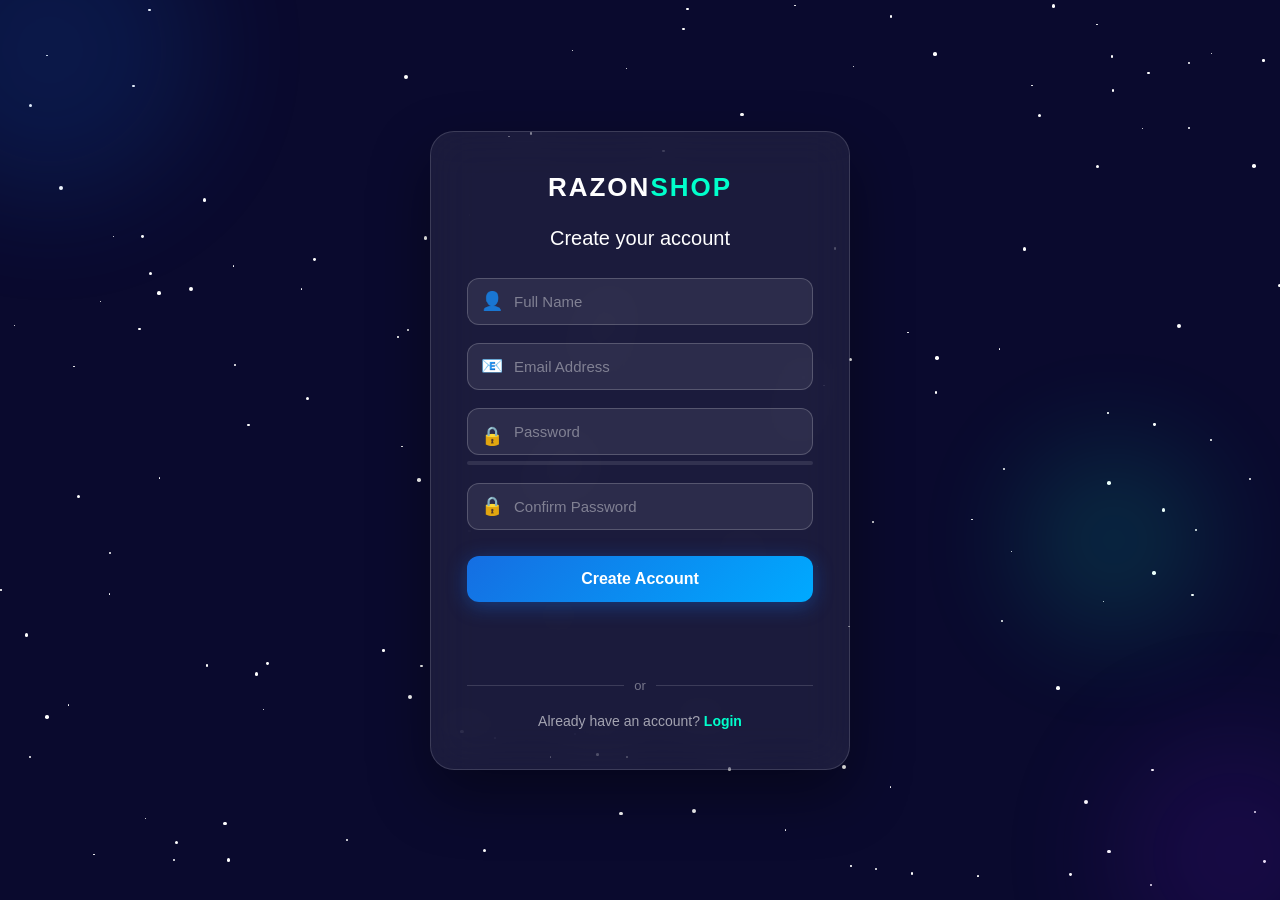
<file: signup.html>
<!DOCTYPE html>
<html>
<head>
    <title>Sign Up - Razonshop</title>
    <style>
        * { margin:0; padding:0; box-sizing:border-box; }

        body {
            font-family: Arial, sans-serif;
            min-height: 100vh;
            display: flex;
            align-items: center;
            justify-content: center;
            background: #0a0a2e;
            overflow: hidden;
        }

        /* STARS */
        .stars-container {
            position: fixed;
            inset: 0;
            z-index: 0;
            pointer-events: none;
        }
        .star {
            position: absolute;
            background: white;
            border-radius: 50%;
            animation: twinkle linear infinite;
        }
        @keyframes twinkle {
            0%, 100% { opacity: 0.2; transform: scale(1); }
            50% { opacity: 1; transform: scale(1.4); }
        }

        /* FLOATING SHAPES */
        .shape {
            position: fixed;
            border-radius: 50%;
            filter: blur(60px);
            opacity: 0.15;
            animation: float linear infinite;
            z-index: 0;
        }
        @keyframes float {
            0% { transform: translateY(0) rotate(0deg); }
            50% { transform: translateY(-30px) rotate(180deg); }
            100% { transform: translateY(0) rotate(360deg); }
        }

        /* CARD */
        .card {
            background: rgba(255,255,255,0.07);
            backdrop-filter: blur(20px);
            border: 1px solid rgba(255,255,255,0.15);
            border-radius: 24px;
            padding: 40px 36px;
            width: 100%;
            max-width: 420px;
            position: relative;
            z-index: 5;
            animation: slideUp 0.6s ease;
            box-shadow: 0 25px 60px rgba(0,0,0,0.4);
        }

        @keyframes slideUp {
            from { opacity: 0; transform: translateY(40px); }
            to { opacity: 1; transform: translateY(0); }
        }

        .card .logo {
            text-align: center;
            margin-bottom: 24px;
        }

        .card .logo h1 {
            font-size: 26px;
            color: white;
            letter-spacing: 2px;
        }

        .card .logo span { color: #00ffcc; }

        .card h2 {
            font-size: 20px;
            color: white;
            text-align: center;
            margin-bottom: 28px;
            font-weight: 400;
        }

        .input-group {
            position: relative;
            margin-bottom: 18px;
        }

        .input-group input {
            width: 100%;
            padding: 14px 18px 14px 46px;
            background: rgba(255,255,255,0.08);
            border: 1px solid rgba(255,255,255,0.2);
            border-radius: 12px;
            color: white;
            font-size: 15px;
            outline: none;
            transition: border 0.3s, background 0.3s;
        }

        .input-group input::placeholder { color: rgba(255,255,255,0.4); }

        .input-group input:focus {
            border-color: #00ffcc;
            background: rgba(255,255,255,0.12);
        }

        .input-group .icon {
            position: absolute;
            left: 14px;
            top: 50%;
            transform: translateY(-50%);
            font-size: 18px;
        }

        .btn {
            width: 100%;
            padding: 14px;
            background: linear-gradient(135deg, #156ee2, #00aaff);
            color: white;
            border: none;
            border-radius: 12px;
            font-size: 16px;
            font-weight: bold;
            cursor: pointer;
            margin-top: 8px;
            transition: transform 0.2s, box-shadow 0.2s;
            box-shadow: 0 4px 20px rgba(21,110,226,0.4);
        }

        .btn:hover {
            transform: translateY(-2px);
            box-shadow: 0 8px 30px rgba(21,110,226,0.6);
        }

        .btn:active { transform: translateY(0); }

        .error-msg {
            color: #ff6b6b;
            font-size: 13px;
            text-align: center;
            margin-top: 10px;
            min-height: 18px;
        }

        .success-msg {
            color: #00ffcc;
            font-size: 13px;
            text-align: center;
            margin-top: 10px;
            min-height: 18px;
        }

        .divider {
            display: flex;
            align-items: center;
            gap: 10px;
            margin: 20px 0;
        }
        .divider hr {
            flex: 1;
            border: none;
            border-top: 1px solid rgba(255,255,255,0.15);
        }
        .divider span {
            color: rgba(255,255,255,0.4);
            font-size: 13px;
        }

        .bottom-link {
            text-align: center;
            color: rgba(255,255,255,0.6);
            font-size: 14px;
        }
        .bottom-link a {
            color: #00ffcc;
            text-decoration: none;
            font-weight: bold;
        }
        .bottom-link a:hover { text-decoration: underline; }

        /* PASSWORD STRENGTH */
        .strength-bar {
            height: 4px;
            border-radius: 4px;
            background: rgba(255,255,255,0.1);
            margin-top: 6px;
            overflow: hidden;
        }
        .strength-fill {
            height: 100%;
            border-radius: 4px;
            width: 0%;
            transition: width 0.3s, background 0.3s;
        }
    </style>
</head>
<body>

<div class="stars-container" id="stars"></div>

<div class="shape" style="width:300px;height:300px;background:#156ee2;top:-100px;left:-100px;animation-duration:8s;"></div>
<div class="shape" style="width:250px;height:250px;background:#6a11cb;bottom:-80px;right:-80px;animation-duration:10s;"></div>
<div class="shape" style="width:180px;height:180px;background:#00ffcc;top:50%;left:80%;animation-duration:7s;"></div>

<div class="card">
    <div class="logo">
        <h1>RAZON<span>SHOP</span></h1>
    </div>
    <h2>Create your account</h2>

    <div class="input-group">
        <span class="icon">👤</span>
        <input type="text" id="signupName" placeholder="Full Name">
    </div>

    <div class="input-group">
        <span class="icon">📧</span>
        <input type="email" id="signupEmail" placeholder="Email Address">
    </div>

    <div class="input-group">
        <span class="icon">🔒</span>
        <input type="password" id="signupPassword" placeholder="Password" oninput="checkStrength(this.value)">
        <div class="strength-bar"><div class="strength-fill" id="strengthFill"></div></div>
    </div>

    <div class="input-group">
        <span class="icon">🔒</span>
        <input type="password" id="signupConfirm" placeholder="Confirm Password">
    </div>

    <button class="btn" onclick="signup()">Create Account</button>

    <div class="error-msg" id="errorMsg"></div>
    <div class="success-msg" id="successMsg"></div>

    <div class="divider"><hr><span>or</span><hr></div>

    <div class="bottom-link">
        Already have an account? <a href="login.html">Login</a>
    </div>
</div>

<script>
// Stars
const starsEl = document.getElementById("stars");
for(let i = 0; i < 150; i++){
    const s = document.createElement("div");
    s.classList.add("star");
    const size = Math.random() * 3 + 1;
    s.style.cssText = `
        width:${size}px; height:${size}px;
        top:${Math.random()*100}%;
        left:${Math.random()*100}%;
        animation-duration:${Math.random()*3+2}s;
        animation-delay:${Math.random()*3}s;
    `;
    starsEl.appendChild(s);
}

// Password strength
function checkStrength(val){
    const fill = document.getElementById("strengthFill");
    if(val.length === 0){ fill.style.width = "0%"; return; }
    if(val.length < 4){ fill.style.width = "25%"; fill.style.background = "#ff4444"; }
    else if(val.length < 7){ fill.style.width = "50%"; fill.style.background = "#ffaa00"; }
    else if(val.length < 10){ fill.style.width = "75%"; fill.style.background = "#00aaff"; }
    else { fill.style.width = "100%"; fill.style.background = "#00ffcc"; }
}

// Signup
function signup(){
    const name = document.getElementById("signupName").value.trim();
    const email = document.getElementById("signupEmail").value.trim();
    const pass = document.getElementById("signupPassword").value;
    const confirm = document.getElementById("signupConfirm").value;
    const errorMsg = document.getElementById("errorMsg");
    const successMsg = document.getElementById("successMsg");

    errorMsg.innerText = "";
    successMsg.innerText = "";

    if(!name){ errorMsg.innerText = "Please enter your name."; return; }
    if(!email){ errorMsg.innerText = "Please enter your email."; return; }
    if(pass.length < 6){ errorMsg.innerText = "Password must be at least 6 characters."; return; }
    if(pass !== confirm){ errorMsg.innerText = "Passwords do not match."; return; }

    // Check if user already exists
    const users = JSON.parse(localStorage.getItem("users")) || [];
    const exists = users.find(u => u.email === email);
    if(exists){ errorMsg.innerText = "Account already exists with this email."; return; }

    // Save user
    users.push({ name, email, password: pass });
    localStorage.setItem("users", JSON.stringify(users));

    successMsg.innerText = "Account created! Redirecting to login...";

    setTimeout(() => {
        window.location.href = "login.html";
    }, 1500);
}
</script>

</body>
</html>
</file>
<file: styleaboutus.css>
/* Body & HTML base style */
html, body {
    background-color: #f5f5f5; /* plain grey background */
    margin: 0;
    padding: 0;
    font-family: Arial, sans-serif;
}

/* Navbar */
.navbar{
    display: flex;
    justify-content: space-between;
    align-items: center;
    background: #156ee2;
    padding: 10px 30px;
}

.navbar ul{
    display: flex;
    list-style: none;
}

.navbar ul li{
    margin-right: 20px;
}

.navbar ul li a{
    text-decoration: none;
    color: white;
    font-weight: bold;
}

.navbar ul li.active a{
    text-decoration: underline;
}

/* Profile circle */
#profileContainer{
    position: relative;
}

.profile-circle{
    width: 40px;
    height: 40px;
    background: #4CAF50;
    color: white;
    border-radius: 50%;
    display: flex;
    align-items: center;
    justify-content: center;
    cursor: pointer;
    font-weight: bold;
    font-size: 18px;
}

.profile-dropdown{
    display: none;
    position: absolute;
    right: 0;
    top: 50px;
    background: white;
    color: #333;
    padding: 10px;
    border-radius: 10px;
    box-shadow: 0 5px 15px rgba(0,0,0,0.2);
}

.profile-dropdown p{
    margin: 5px 0;
}

.logout-btn{
    padding: 5px 10px;
    background: #764ba2;
    color: white;
    border: none;
    border-radius: 5px;
    cursor: pointer;
}

/* About Us Section */
.about-section{
    padding: 60px 20px;
    background-color: #f5f5f5; /* plain grey */
    color: #333;
}

.about-section .container{
    max-width: 900px;
    margin: 0 auto;
}

.about-section h1{
    text-align: center;
    font-size: 42px; /* bigger heading */
    margin-bottom: 30px;
    color: #764ba2;
}

.about-section h2{
    font-size: 28px; /* bigger subheading */
    margin-top: 25px;
    color: #4CAF50;
}

.about-section p{
    font-size: 18px; /* bigger paragraph */
    line-height: 1.8;
    margin-top: 15px;
}
</file>
<file: stylecontact.css>
/* Reset & base */
html, body {
    margin: 0;
    padding: 0;
    font-family: Arial, sans-serif;
    height: 100%;
    overflow-x: hidden;
}

/* Animated gradient background */
.animated-bg{
    position: fixed;
    top: 0;
    left: 0;
    width: 100%;
    height: 100%;
    background: linear-gradient(-45deg, #764ba2, #4CAF50, #f5f5f5, #764ba2);
    background-size: 400% 400%;
    z-index: -1;
    animation: gradientBG 15s ease infinite;
}

@keyframes gradientBG{
    0%{background-position:0% 50%;}
    50%{background-position:100% 50%;}
    100%{background-position:0% 50%;}
}

/* Navbar */
.navbar{
    display: flex;
    justify-content: space-between;
    align-items: center;
    background: #156ee2;
    padding: 10px 30px;
    position: sticky;
    top: 0;
    z-index: 10;
}

.navbar ul{
    display: flex;
    list-style: none;
}

.navbar ul li{
    margin-right: 20px;
}

.navbar ul li a{
    text-decoration: none;
    color: white;
    font-weight: bold;
}

.navbar ul li.active a{
    text-decoration: underline;
}

/* Profile circle */
#profileContainer{
    position: relative;
}

.profile-circle{
    width: 40px;
    height: 40px;
    background: #4CAF50;
    color: white;
    border-radius: 50%;
    display: flex;
    align-items: center;
    justify-content: center;
    cursor: pointer;
    font-weight: bold;
    font-size: 18px;
}

.profile-dropdown{
    display: none;
    position: absolute;
    right: 0;
    top: 50px;
    background: white;
    color: #333;
    padding: 10px;
    border-radius: 10px;
    box-shadow: 0 5px 15px rgba(0,0,0,0.2);
}

.logout-btn{
    padding: 5px 10px;
    background: #764ba2;
    color: white;
    border: none;
    border-radius: 5px;
    cursor: pointer;
}

/* Contact Section */
.contact-section{
    height: calc(100vh - 60px);
    display: flex;
    flex-direction: column;
    justify-content: center;
    align-items: center;
    color: #fff;
    text-align: center;
}

.contact-section h1{
    font-size: 48px;
    margin-bottom: 20px;
}

.contact-section p{
    font-size: 22px;
    margin-bottom: 30px;
}

.email-box{
    font-size: 28px;
    font-weight: bold;
    color: #fff;
    background: rgba(0,0,0,0.4);
    padding: 20px 40px;
    border-radius: 15px;
    box-shadow: 0 5px 20px rgba(0,0,0,0.3);
    cursor: text;
    user-select: all; /* easy copy */
}
</file>
<file: faq.css>
/* Base */
* { margin:0; padding:0; box-sizing:border-box; }
body {
    font-family: Arial, sans-serif;
    background: linear-gradient(-45deg, #1e3c72, #2a5298, #6a11cb, #2575fc);
    background-size: 400% 400%;
    animation: gradientBG 8s ease infinite;
    color: white;
    min-height: 100vh;
}

@keyframes gradientBG {
    0% { background-position: 0% 50%; }
    50% { background-position: 100% 50%; }
    100% { background-position: 0% 50%; }
}

/* NAVBAR - fixed, no override from old ul style */
.navbar {
    display: flex;
    justify-content: space-between;
    align-items: center;
    background: #156ee2;
    padding: 12px 40px;
    position: sticky;
    top: 0;
    z-index: 10;
}

.nav-left ul {
    display: flex;
    list-style: none;
    margin: 0;
    padding: 0;
    gap: 20px;
    height: auto;
    line-height: normal;
    background: none;
    font-size: 15px;
}

.nav-left ul li {
    float: none;
    border: none;
    margin: 0;
}

.nav-left ul li a {
    display: inline;
    padding: 0;
    color: white;
    text-decoration: none;
    font-size: 15px;
    font-weight: normal;
}

.nav-left ul li a:hover { color: #00ffcc; }
.nav-left ul li.active a { text-decoration: underline; }

/* Profile */
#profileContainer { position: relative; }

.profile {
    width: 40px; height: 40px;
    background: #00cc66; color: white;
    border-radius: 50%;
    display: flex; align-items: center; justify-content: center;
    cursor: pointer; font-weight: bold; font-size: 18px;
}

.profile-circle {
    width: 40px; height: 40px;
    background: #00cc66; color: white;
    border-radius: 50%;
    display: flex; align-items: center; justify-content: center;
    cursor: pointer; font-weight: bold; font-size: 18px;
}

.profile-dropdown {
    display: none;
    position: absolute;
    right: 0; top: 50px;
    background: white; color: #333;
    padding: 15px; border-radius: 10px;
    width: 180px;
    box-shadow: 0 5px 15px rgba(0,0,0,0.2);
    z-index: 999;
}

.profile-dropdown p { margin: 5px 0; font-size: 14px; }

/* FAQ CONTAINER */
.faq-container {
    width: 80%;
    max-width: 800px;
    margin: 50px auto;
}

h1 {
    text-align: center;
    margin-bottom: 30px;
    font-size: 28px;
}

/* FAQ ITEMS */
.faq-item { margin-bottom: 15px; }

.faq-question {
    width: 100%;
    padding: 15px;
    background: rgba(255,255,255,0.2);
    border: none;
    color: white;
    font-size: 16px;
    text-align: left;
    cursor: pointer;
    border-radius: 8px;
    transition: 0.3s;
}

.faq-question:hover { background: rgba(255,255,255,0.3); }

.faq-answer {
    display: none;
    padding: 10px 15px;
    background: rgba(0,0,0,0.4);
    border-radius: 8px;
    margin-top: 5px;
}

/* REVIEW BOX */
.review-box {
    background: rgba(255,255,255,0.2);
    padding: 20px;
    margin-top: 30px;
    border-radius: 10px;
    backdrop-filter: blur(5px);
    text-align: center;
}

.review-box h2 { margin-bottom: 15px; }

textarea {
    width: 100%;
    height: 100px;
    border-radius: 8px;
    border: none;
    padding: 10px;
    font-size: 14px;
    margin-bottom: 10px;
    box-sizing: border-box;
    resize: vertical;
}

.review-box button {
    padding: 10px 25px;
    border: none;
    border-radius: 6px;
    cursor: pointer;
    font-size: 14px;
    background: #00c6ff;
    color: white;
    transition: 0.3s;
    width: auto;
    margin: 0;
}

.review-box button:hover { background: #0072ff; }

.review {
    margin-top: 10px;
    padding: 10px;
    background: rgba(0,0,0,0.5);
    border-radius: 6px;
    text-align: left;
}
</file>
